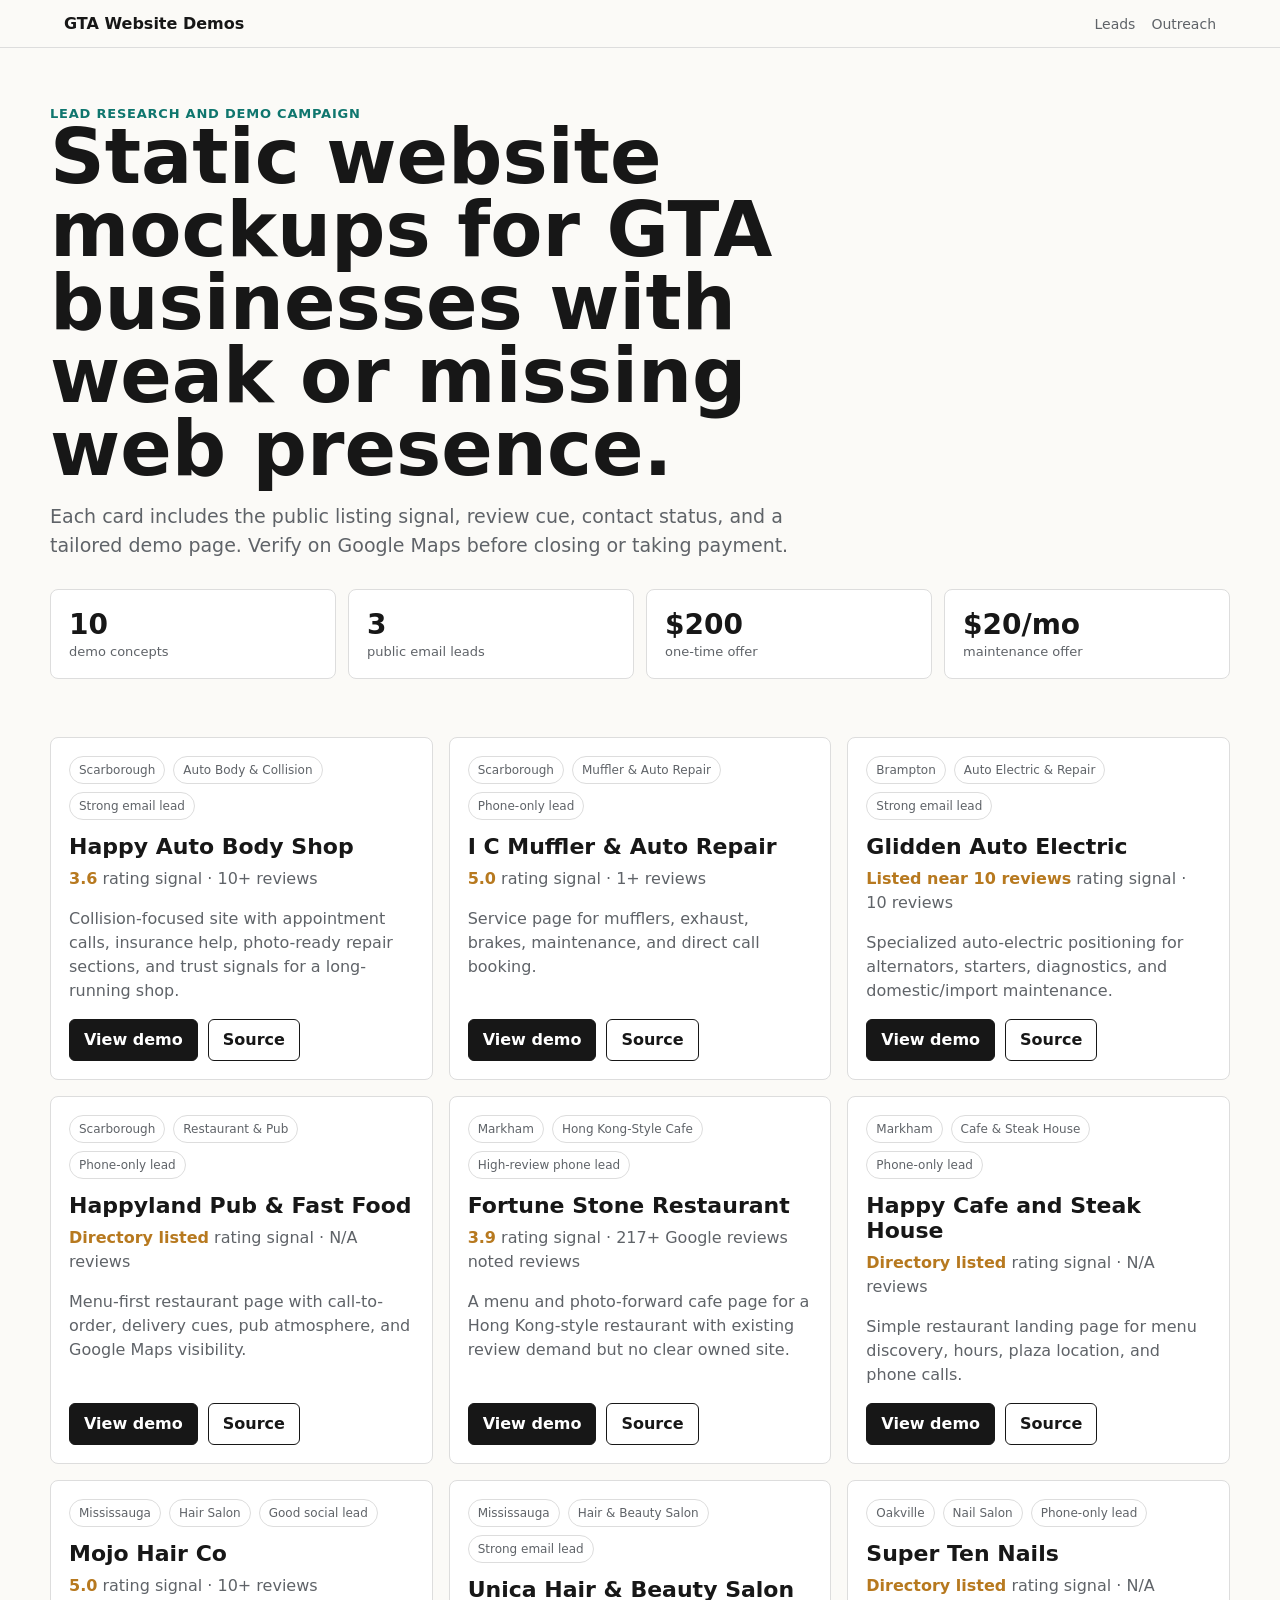
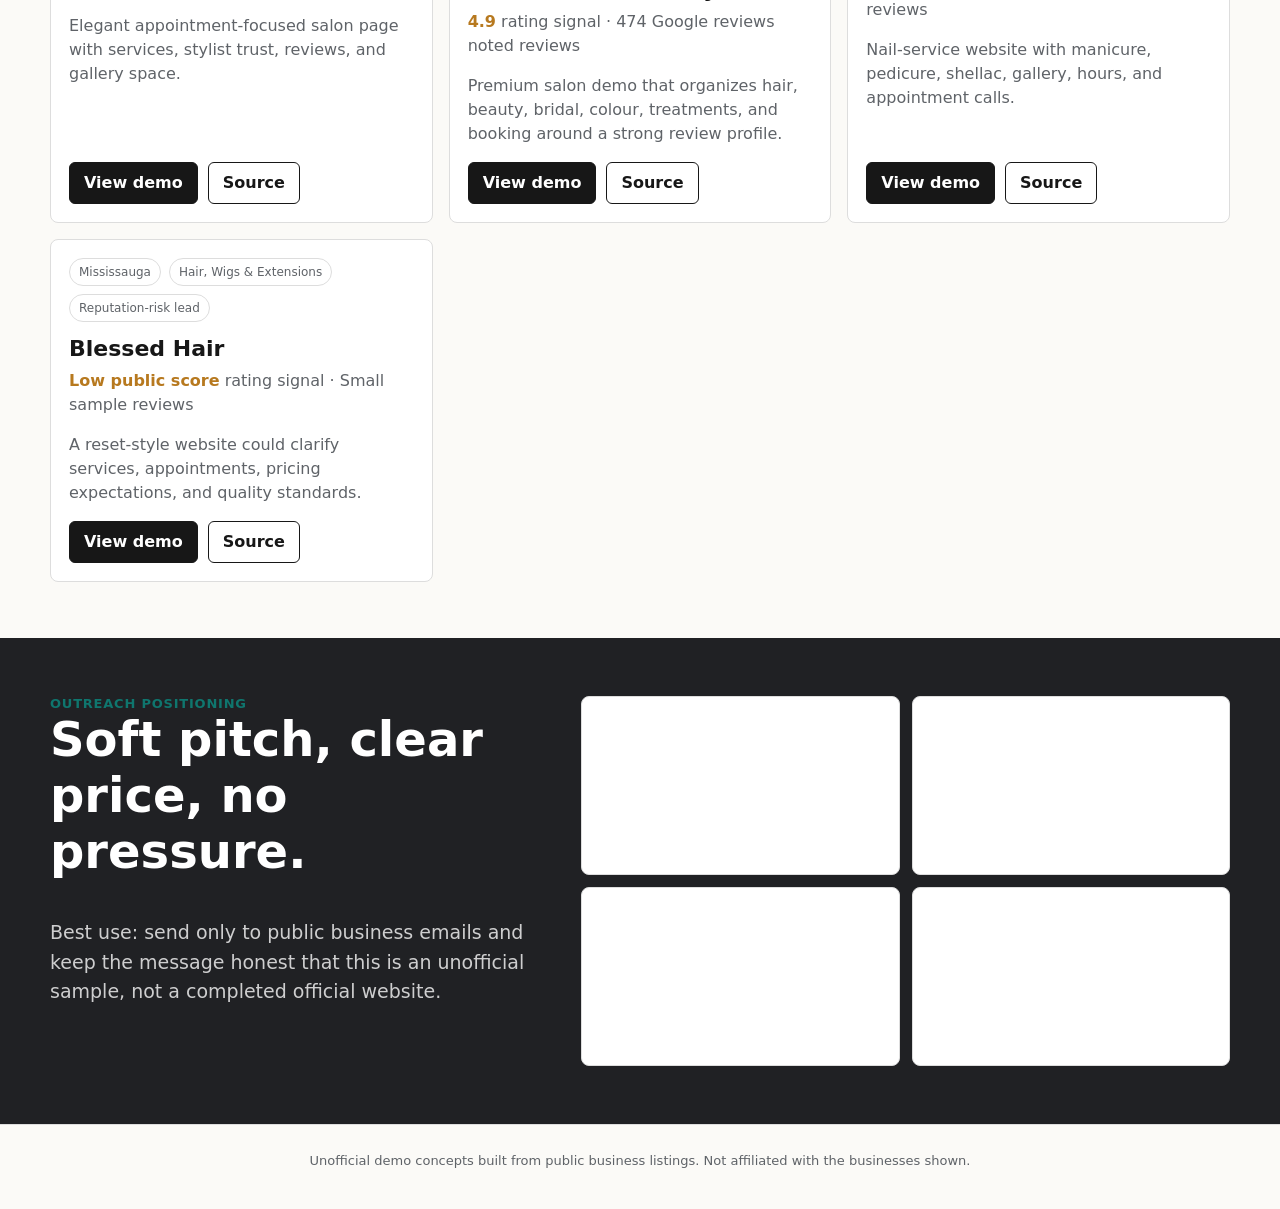
<file: index.html>
<!doctype html>
<html lang="en">
  <head>
    <meta charset="utf-8">
    <meta name="viewport" content="width=device-width, initial-scale=1">
    <title>GTA Local Website Demos</title>
    <meta name="description" content="Unofficial sample website concepts for GTA local businesses.">
    <link rel="stylesheet" href="styles.css">
  </head>
  <body>
    <header class="topbar">
      <a class="brand" href="./">GTA Website Demos</a>
      <nav>
        <a href="./">Leads</a>
        <a href="#outreach">Outreach</a>
      </nav>
    </header>

    <main id="app"></main>

    <footer class="footer">
      <p>Unofficial demo concepts built from public business listings. Not affiliated with the businesses shown.</p>
    </footer>

    <script src="app.js"></script>
  </body>
</html>
</file>
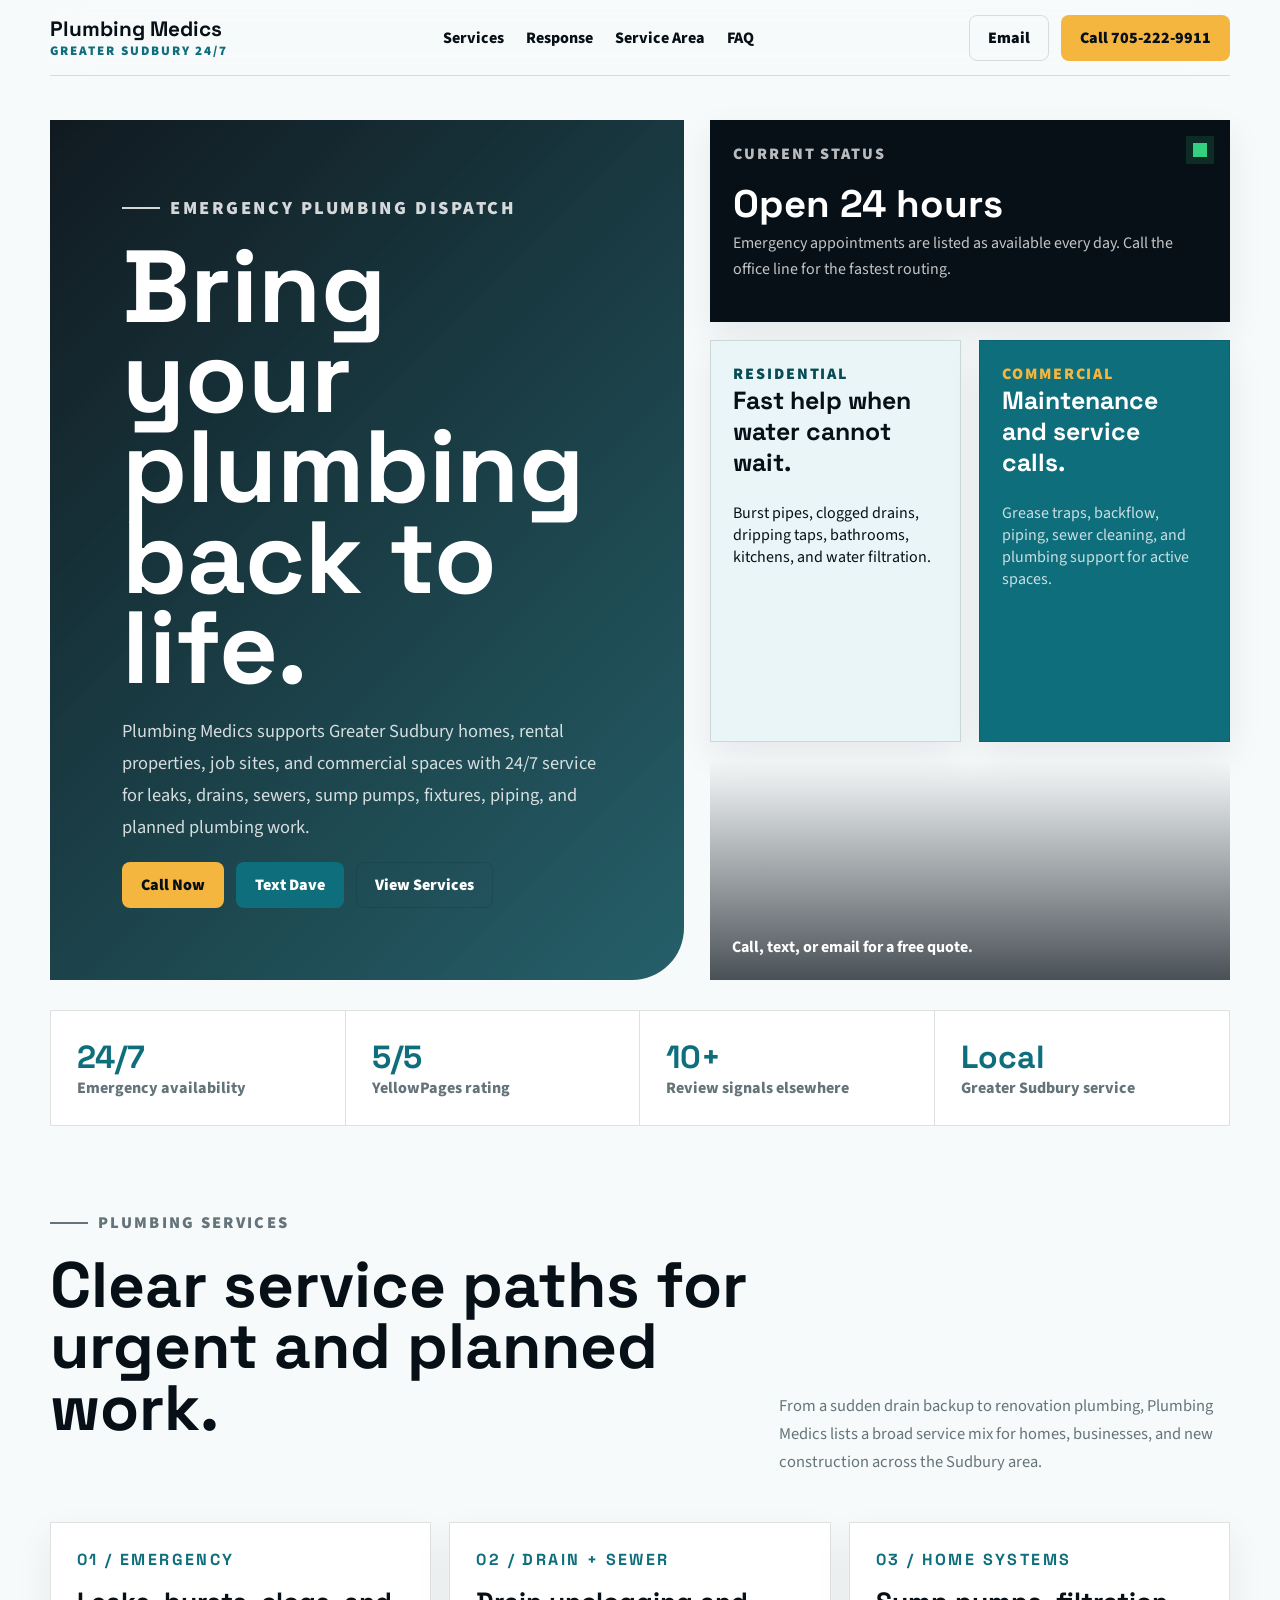
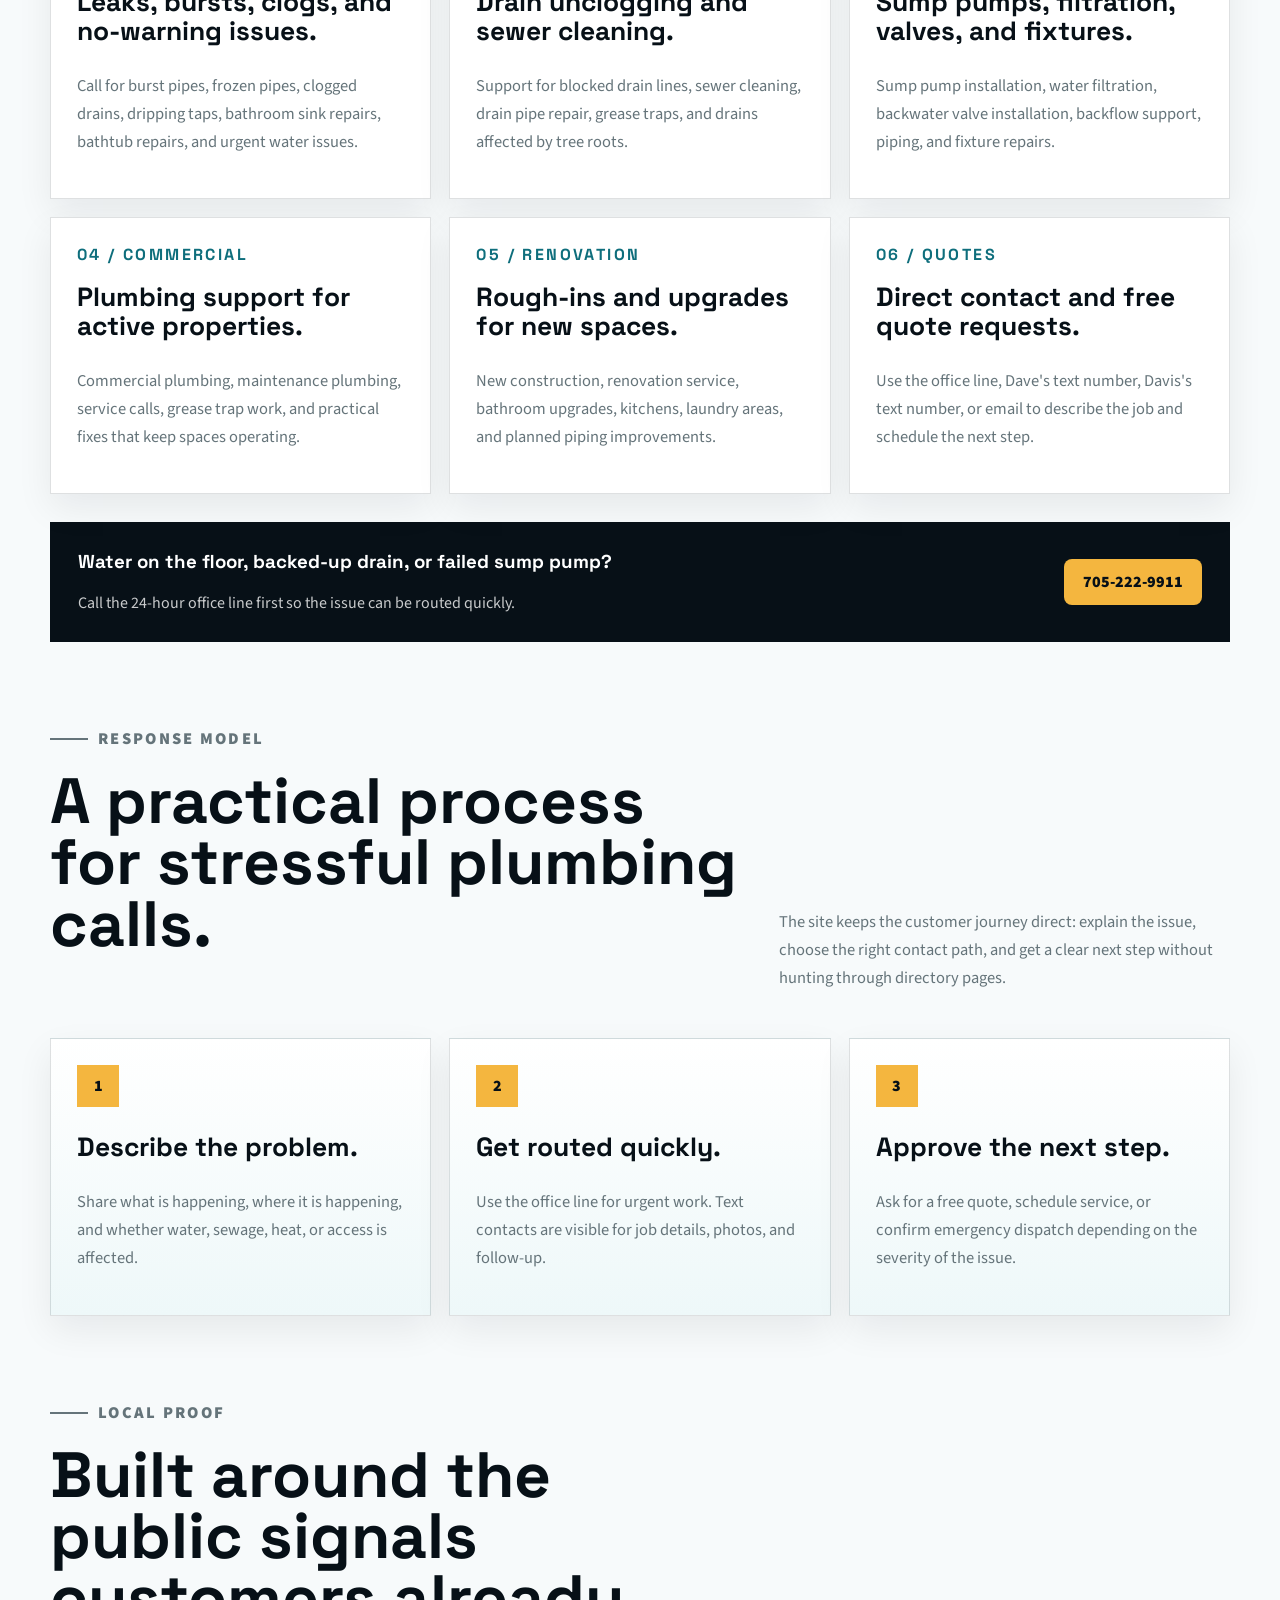
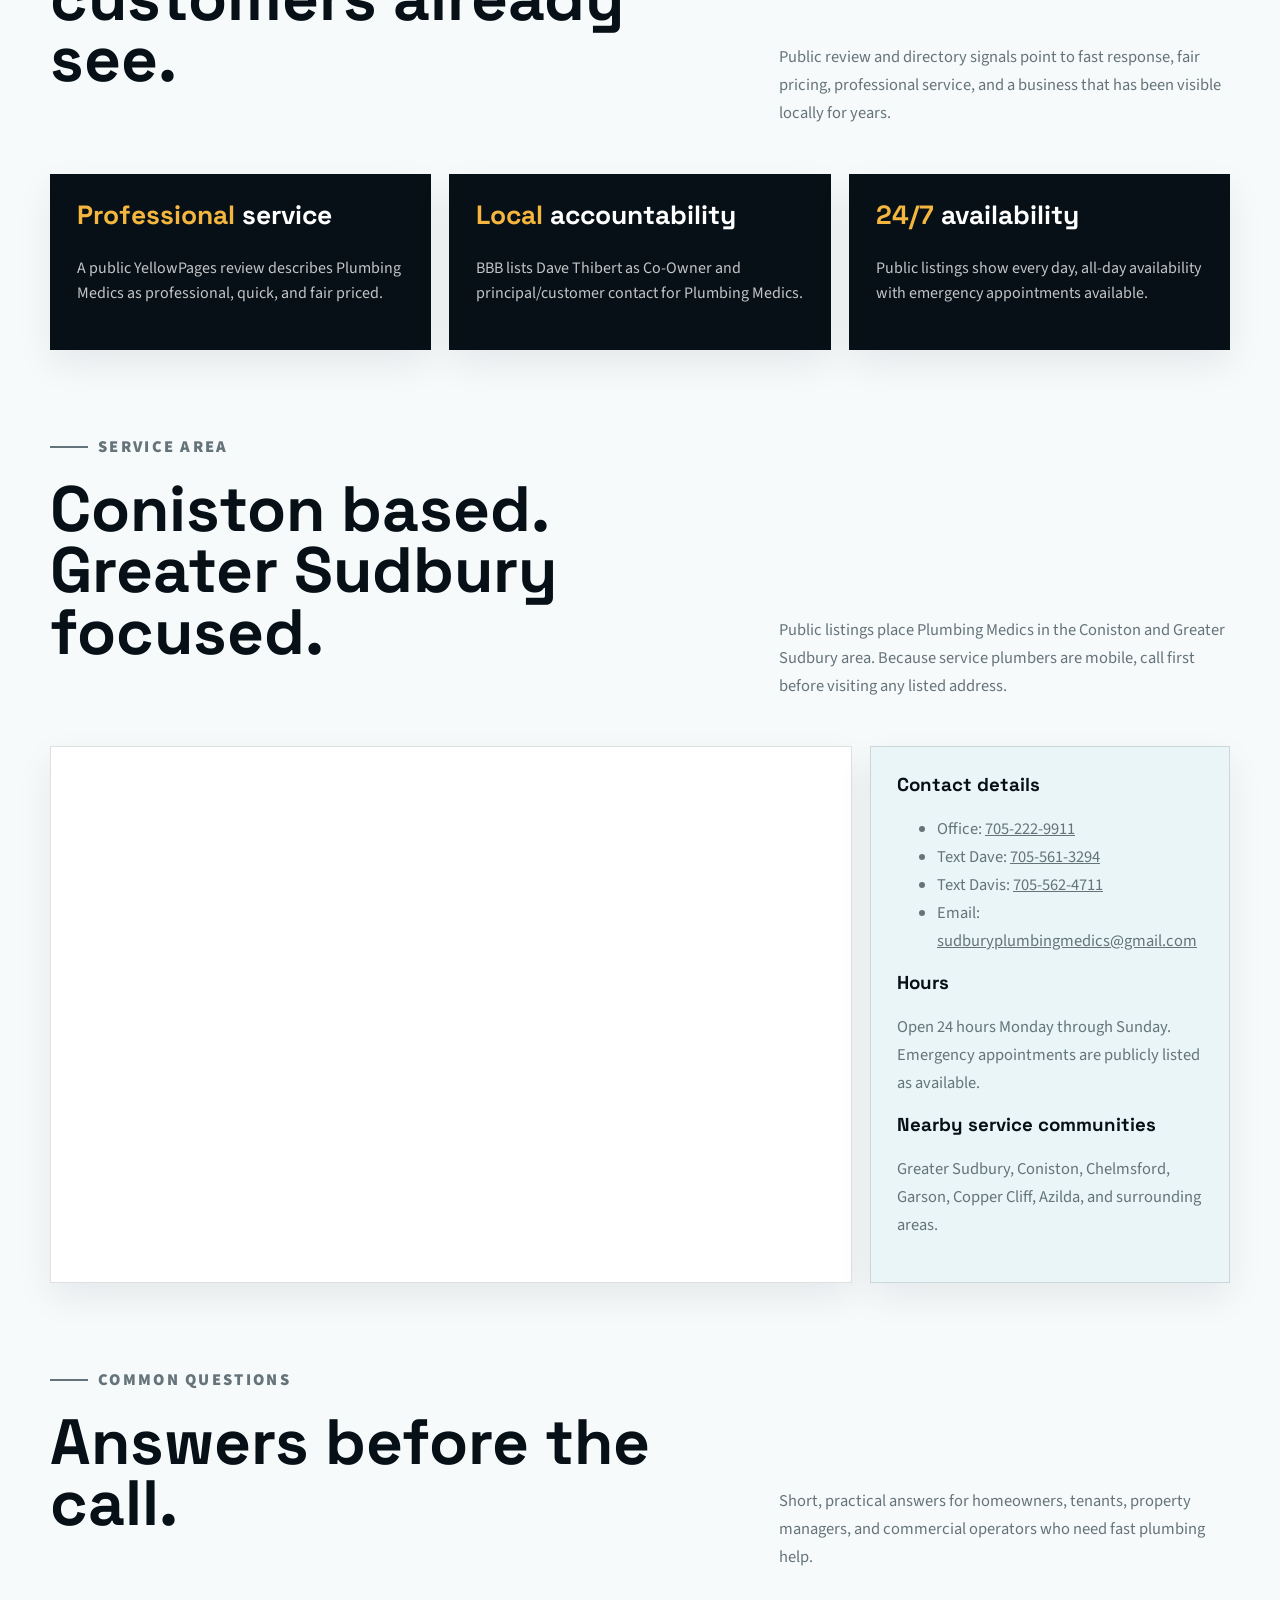
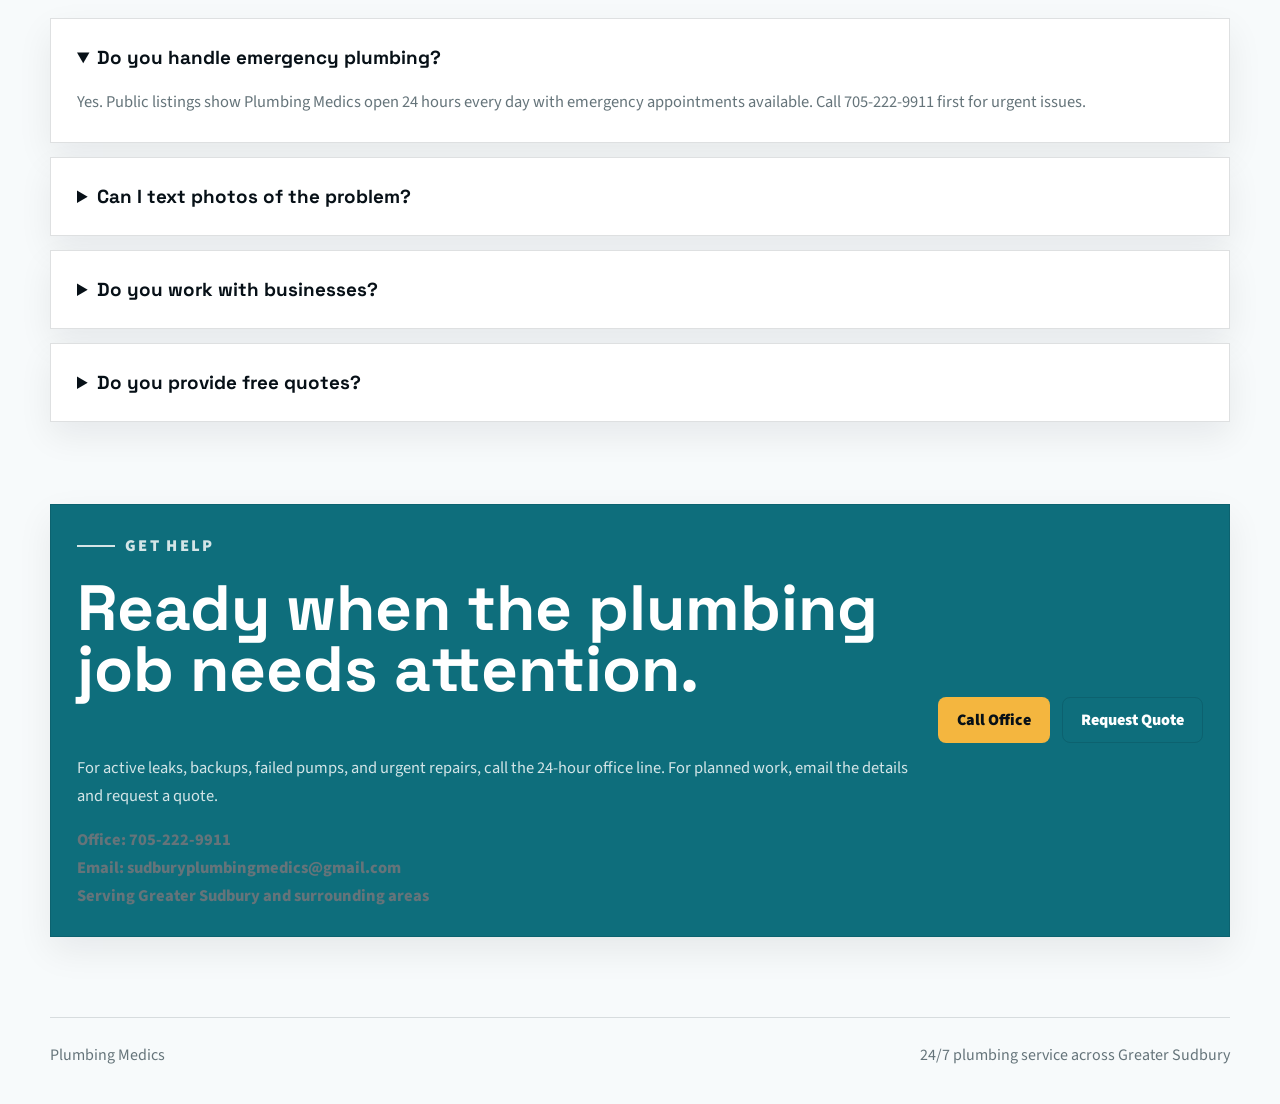
<file: plumbing-medics/index.html>
<!doctype html>
<html lang="en">
<head>
<meta charset="utf-8"><meta name="viewport" content="width=device-width,initial-scale=1">
<title>Plumbing Medics | 24/7 Emergency Plumber in Greater Sudbury</title>
<meta name="description" content="Plumbing Medics provides 24/7 emergency, residential, commercial, drain, sewer, sump pump, water filtration, and renovation plumbing across Greater Sudbury.">
<meta name="theme-color" content="#0E6E7C"><meta property="og:title" content="Plumbing Medics"><meta property="og:description" content="24/7 plumbing response for homes and businesses across Greater Sudbury."><meta property="og:type" content="website"><meta property="og:url" content="https://katpally123.github.io/gta-local-website-demos/plumbing-medics/"><meta property="og:image" content="https://images.unsplash.com/photo-1621905252507-b35492cc74b4?auto=format&fit=crop&w=1400&q=80">
<link rel="preconnect" href="https://fonts.googleapis.com"><link rel="preconnect" href="https://fonts.gstatic.com" crossorigin><link href="https://fonts.googleapis.com/css2?family=Source+Sans+3:wght@400;500;700;800;900&family=Space+Grotesk:wght@500;600;700&display=swap" rel="stylesheet">
<script type="application/ld+json">{"@context":"https://schema.org","@type":"Plumber","name":"Plumbing Medics","alternateName":"Sudbury Plumbing Medics","url":"https://katpally123.github.io/gta-local-website-demos/plumbing-medics/","telephone":"+1-705-222-9911","email":"sudburyplumbingmedics@gmail.com","address":{"@type":"PostalAddress","streetAddress":"53 William Avenue","addressLocality":"Coniston","addressRegion":"ON","postalCode":"P0M 1M0","addressCountry":"CA"},"areaServed":["Greater Sudbury","Coniston","Chelmsford","Garson","Copper Cliff","Azilda"],"openingHours":"Mo-Su 00:00-23:59","priceRange":"$$","description":"Locally owned Greater Sudbury plumbing contractor providing 24/7 emergency, residential, commercial, drain, sewer, sump pump, water filtration, renovation, and maintenance plumbing."}</script>
<style>
:root{--ink:#071017;--soft:#13242c;--teal:#0e6e7c;--teal2:#084b55;--amber:#f4b63f;--mist:#e9f5f6;--paper:#f7fafb;--muted:#65747a;--line:rgba(7,16,23,.13);--white:#fff}*{box-sizing:border-box}html{scroll-behavior:smooth}body{margin:0;background:var(--paper);color:var(--ink);font-family:"Source Sans 3",Arial,sans-serif}a{color:inherit}img{max-width:100%;display:block}.wrap,header,footer{width:min(1180px,calc(100% - 32px));margin:auto}header{position:sticky;top:0;z-index:5;min-height:76px;display:flex;align-items:center;justify-content:space-between;gap:20px;background:rgba(247,250,251,.88);backdrop-filter:blur(16px);border-bottom:1px solid var(--line)}.brand{text-decoration:none;display:grid}.brand strong,h1,h2,h3,.metric strong,.code{font-family:"Space Grotesk",Arial,sans-serif}.brand strong{font-size:1.3rem}.brand span{font-size:.82rem;color:var(--teal);font-weight:900;letter-spacing:.15em;text-transform:uppercase}nav{display:flex;gap:22px;font-weight:800}nav a{text-decoration:none}.actions,.hero-actions,.contact-actions{display:flex;flex-wrap:wrap;gap:12px}.btn{min-height:46px;display:inline-flex;align-items:center;justify-content:center;padding:0 18px;border-radius:8px;border:1px solid transparent;text-decoration:none;font-weight:900}.btn-teal{background:var(--teal);color:#fff}.btn-amber{background:var(--amber);color:var(--ink)}.btn-line{border-color:var(--line);background:transparent}.hero{display:grid;grid-template-columns:minmax(0,1fr) minmax(360px,.82fr);gap:26px;padding:44px 0 20px}.hero-copy{position:relative;overflow:hidden;min-height:650px;padding:clamp(34px,6vw,72px);background:linear-gradient(135deg,rgba(7,16,23,.96),rgba(8,75,85,.88)),url('https://images.unsplash.com/photo-1621905252507-b35492cc74b4?auto=format&fit=crop&w=1500&q=80') center/cover;color:#fff;border-radius:0 0 52px 0}.eyebrow{display:inline-flex;gap:10px;align-items:center;margin:0 0 18px;color:var(--amber);font-weight:900;font-size:.86rem;letter-spacing:.14em;text-transform:uppercase}.eyebrow:before{content:"";width:38px;height:2px;background:currentColor}h1,h2,h3,p{margin-top:0}h1{max-width:11ch;margin-bottom:22px;font-size:clamp(3.6rem,8vw,7.4rem);line-height:.88}h2{font-size:clamp(2.25rem,5vw,4.8rem);line-height:.96}.hero-copy p{max-width:58ch;color:rgba(255,255,255,.82);font-size:1.15rem;line-height:1.75}.dispatch{display:grid;grid-template-rows:auto 1fr auto;gap:18px;min-height:650px}.card,.status,.quick,.service,.process,.proof,.map,.hours,.faq,.contact{border:1px solid var(--line);background:#fff;box-shadow:0 14px 34px rgba(7,16,23,.07)}.status{padding:22px;background:var(--ink);color:#fff}.status-top{display:flex;justify-content:space-between;color:rgba(255,255,255,.72);font-weight:900;letter-spacing:.12em;text-transform:uppercase}.light{width:14px;height:14px;background:#35d07f;box-shadow:0 0 0 7px rgba(53,208,127,.14)}.status strong{display:block;margin:20px 0 8px;font:700 2.4rem/1 "Space Grotesk"}.status p,.proof p{color:rgba(255,255,255,.76);line-height:1.6}.quick-grid{display:grid;grid-template-columns:1fr 1fr;gap:18px}.quick{padding:22px;min-height:210px;background:var(--mist)}.quick.dark{background:var(--teal);color:#fff}.quick.dark p{color:rgba(255,255,255,.78)}.quick span{color:var(--teal2);font-weight:900;letter-spacing:.12em;text-transform:uppercase}.quick.dark span{color:var(--amber)}.quick h3{font-size:1.55rem}.photo{min-height:220px;background:linear-gradient(180deg,rgba(7,16,23,0),rgba(7,16,23,.72)),url('https://images.unsplash.com/photo-1607472586893-edb57bdc0e39?auto=format&fit=crop&w=1200&q=80') center/cover;display:flex;align-items:end;padding:22px;color:#fff}.metrics{display:grid;grid-template-columns:repeat(4,1fr);border:1px solid var(--line);background:#fff;margin-top:10px}.metric{padding:26px;border-right:1px solid var(--line)}.metric:last-child{border-right:0}.metric strong{display:block;color:var(--teal);font-size:2rem}.metric span{color:var(--muted);font-weight:800}.section{padding:82px 0 0}.heading{display:grid;grid-template-columns:minmax(0,.85fr) minmax(280px,.55fr);gap:32px;align-items:end;margin-bottom:30px}.heading p,.service p,.process p,.faq p,.contact p,.hours p,li{color:var(--muted);font-size:1.03rem;line-height:1.7}.grid3{display:grid;grid-template-columns:repeat(3,1fr);gap:18px}.service,.process,.proof,.faq,.contact{padding:26px}.code{display:inline-flex;margin-bottom:18px;color:var(--teal);font-weight:900;letter-spacing:.15em}.service h3,.process h3,.proof h3{font-size:1.65rem;line-height:1.08}.band{display:grid;grid-template-columns:1fr auto;gap:24px;align-items:center;margin-top:28px;padding:28px;background:var(--ink);color:#fff}.band p{margin:0;color:rgba(255,255,255,.78)}.step{display:inline-grid;place-items:center;width:42px;height:42px;margin-bottom:26px;background:var(--amber);font-weight:900}.process{min-height:250px;background:linear-gradient(180deg,#fff,#eef8f9)}.proof{background:var(--ink);color:#fff}.proof strong{color:var(--amber)}.area{display:grid;grid-template-columns:minmax(0,1fr) 360px;gap:18px}.map{overflow:hidden}.map iframe{display:block;width:100%;min-height:430px;border:0}.hours{padding:26px;background:var(--mist)}.faqs{display:grid;gap:14px}.faq summary{cursor:pointer;font:800 1.18rem "Space Grotesk",Arial,sans-serif}.faq p{margin:18px 0 0}.contact{display:grid;grid-template-columns:minmax(0,1fr) auto;gap:24px;align-items:center;margin-bottom:80px;background:var(--teal);color:#fff}.contact p{color:rgba(255,255,255,.82)}.contact ul{list-style:none;padding:0;margin:0;color:rgba(255,255,255,.86);font-weight:800}footer{display:flex;justify-content:space-between;gap:20px;padding:26px 0 38px;color:var(--muted);border-top:1px solid var(--line)}@media(max-width:960px){header{align-items:flex-start;flex-direction:column;padding:14px 0}.hero,.heading,.area,.contact{grid-template-columns:1fr}.hero-copy,.dispatch{min-height:auto}.metrics,.grid3{grid-template-columns:repeat(2,1fr)}nav{flex-wrap:wrap}}@media(max-width:640px){.wrap,header,footer{width:min(100% - 24px,1180px)}.actions,.hero-actions,.contact-actions,footer{flex-direction:column;align-items:stretch}.btn{width:100%}h1{font-size:clamp(3.2rem,16vw,4.6rem)}.hero-copy{padding:28px;border-radius:0 0 32px 0}.quick-grid,.metrics,.grid3{grid-template-columns:1fr}.metric{border-right:0;border-bottom:1px solid var(--line)}.metric:last-child{border-bottom:0}}
</style>
</head>
<body id="top"><header><a class="brand" href="#top"><strong>Plumbing Medics</strong><span>Greater Sudbury 24/7</span></a><nav><a href="#services">Services</a><a href="#process">Response</a><a href="#area">Service Area</a><a href="#faq">FAQ</a></nav><div class="actions"><a class="btn btn-line" href="mailto:sudburyplumbingmedics@gmail.com">Email</a><a class="btn btn-amber" href="tel:+17052229911">Call 705-222-9911</a></div></header>
<main><section class="hero wrap"><div class="hero-copy"><p class="eyebrow">Emergency plumbing dispatch</p><h1>Bring your plumbing back to life.</h1><p>Plumbing Medics supports Greater Sudbury homes, rental properties, job sites, and commercial spaces with 24/7 service for leaks, drains, sewers, sump pumps, fixtures, piping, and planned plumbing work.</p><div class="hero-actions"><a class="btn btn-amber" href="tel:+17052229911">Call Now</a><a class="btn btn-teal" href="sms:+17055613294">Text Dave</a><a class="btn btn-line" href="#services">View Services</a></div></div><aside class="dispatch"><div class="status"><div class="status-top"><span>Current status</span><span class="light"></span></div><strong>Open 24 hours</strong><p>Emergency appointments are listed as available every day. Call the office line for the fastest routing.</p></div><div class="quick-grid"><div class="quick"><span>Residential</span><h3>Fast help when water cannot wait.</h3><p>Burst pipes, clogged drains, dripping taps, bathrooms, kitchens, and water filtration.</p></div><div class="quick dark"><span>Commercial</span><h3>Maintenance and service calls.</h3><p>Grease traps, backflow, piping, sewer cleaning, and plumbing support for active spaces.</p></div></div><div class="photo"><strong>Call, text, or email for a free quote.</strong></div></aside></section>
<section class="metrics wrap"><div class="metric"><strong>24/7</strong><span>Emergency availability</span></div><div class="metric"><strong>5/5</strong><span>YellowPages rating</span></div><div class="metric"><strong>10+</strong><span>Review signals elsewhere</span></div><div class="metric"><strong>Local</strong><span>Greater Sudbury service</span></div></section>
<section class="section wrap" id="services"><div class="heading"><div><p class="eyebrow">Plumbing services</p><h2>Clear service paths for urgent and planned work.</h2></div><p>From a sudden drain backup to renovation plumbing, Plumbing Medics lists a broad service mix for homes, businesses, and new construction across the Sudbury area.</p></div><div class="grid3"><article class="service"><span class="code">01 / EMERGENCY</span><h3>Leaks, bursts, clogs, and no-warning issues.</h3><p>Call for burst pipes, frozen pipes, clogged drains, dripping taps, bathroom sink repairs, bathtub repairs, and urgent water issues.</p></article><article class="service"><span class="code">02 / DRAIN + SEWER</span><h3>Drain unclogging and sewer cleaning.</h3><p>Support for blocked drain lines, sewer cleaning, drain pipe repair, grease traps, and drains affected by tree roots.</p></article><article class="service"><span class="code">03 / HOME SYSTEMS</span><h3>Sump pumps, filtration, valves, and fixtures.</h3><p>Sump pump installation, water filtration, backwater valve installation, backflow support, piping, and fixture repairs.</p></article><article class="service"><span class="code">04 / COMMERCIAL</span><h3>Plumbing support for active properties.</h3><p>Commercial plumbing, maintenance plumbing, service calls, grease trap work, and practical fixes that keep spaces operating.</p></article><article class="service"><span class="code">05 / RENOVATION</span><h3>Rough-ins and upgrades for new spaces.</h3><p>New construction, renovation service, bathroom upgrades, kitchens, laundry areas, and planned piping improvements.</p></article><article class="service"><span class="code">06 / QUOTES</span><h3>Direct contact and free quote requests.</h3><p>Use the office line, Dave's text number, Davis's text number, or email to describe the job and schedule the next step.</p></article></div><div class="band"><div><h3>Water on the floor, backed-up drain, or failed sump pump?</h3><p>Call the 24-hour office line first so the issue can be routed quickly.</p></div><a class="btn btn-amber" href="tel:+17052229911">705-222-9911</a></div></section>
<section class="section wrap" id="process"><div class="heading"><div><p class="eyebrow">Response model</p><h2>A practical process for stressful plumbing calls.</h2></div><p>The site keeps the customer journey direct: explain the issue, choose the right contact path, and get a clear next step without hunting through directory pages.</p></div><div class="grid3"><article class="process"><span class="step">1</span><h3>Describe the problem.</h3><p>Share what is happening, where it is happening, and whether water, sewage, heat, or access is affected.</p></article><article class="process"><span class="step">2</span><h3>Get routed quickly.</h3><p>Use the office line for urgent work. Text contacts are visible for job details, photos, and follow-up.</p></article><article class="process"><span class="step">3</span><h3>Approve the next step.</h3><p>Ask for a free quote, schedule service, or confirm emergency dispatch depending on the severity of the issue.</p></article></div></section>
<section class="section wrap"><div class="heading"><div><p class="eyebrow">Local proof</p><h2>Built around the public signals customers already see.</h2></div><p>Public review and directory signals point to fast response, fair pricing, professional service, and a business that has been visible locally for years.</p></div><div class="grid3"><article class="proof"><h3><strong>Professional</strong> service</h3><p>A public YellowPages review describes Plumbing Medics as professional, quick, and fair priced.</p></article><article class="proof"><h3><strong>Local</strong> accountability</h3><p>BBB lists Dave Thibert as Co-Owner and principal/customer contact for Plumbing Medics.</p></article><article class="proof"><h3><strong>24/7</strong> availability</h3><p>Public listings show every day, all-day availability with emergency appointments available.</p></article></div></section>
<section class="section wrap" id="area"><div class="heading"><div><p class="eyebrow">Service area</p><h2>Coniston based. Greater Sudbury focused.</h2></div><p>Public listings place Plumbing Medics in the Coniston and Greater Sudbury area. Because service plumbers are mobile, call first before visiting any listed address.</p></div><div class="area"><div class="map"><iframe title="Map to Plumbing Medics in Coniston, Ontario" loading="lazy" referrerpolicy="no-referrer-when-downgrade" src="https://www.google.com/maps?q=53%20William%20Avenue%2C%20Coniston%2C%20ON%20P0M%201M0&output=embed"></iframe></div><aside class="hours"><h3>Contact details</h3><ul><li>Office: <a href="tel:+17052229911">705-222-9911</a></li><li>Text Dave: <a href="sms:+17055613294">705-561-3294</a></li><li>Text Davis: <a href="sms:+17055624711">705-562-4711</a></li><li>Email: <a href="mailto:sudburyplumbingmedics@gmail.com">sudburyplumbingmedics@gmail.com</a></li></ul><h3>Hours</h3><p>Open 24 hours Monday through Sunday. Emergency appointments are publicly listed as available.</p><h3>Nearby service communities</h3><p>Greater Sudbury, Coniston, Chelmsford, Garson, Copper Cliff, Azilda, and surrounding areas.</p></aside></div></section>
<section class="section wrap" id="faq"><div class="heading"><div><p class="eyebrow">Common questions</p><h2>Answers before the call.</h2></div><p>Short, practical answers for homeowners, tenants, property managers, and commercial operators who need fast plumbing help.</p></div><div class="faqs"><details class="faq" open><summary>Do you handle emergency plumbing?</summary><p>Yes. Public listings show Plumbing Medics open 24 hours every day with emergency appointments available. Call 705-222-9911 first for urgent issues.</p></details><details class="faq"><summary>Can I text photos of the problem?</summary><p>Public listings include text contacts for Dave and Davis. Sending photos can help explain a leak, fixture, drain, or access issue before scheduling.</p></details><details class="faq"><summary>Do you work with businesses?</summary><p>Yes. Commercial plumbing, maintenance plumbing, sewer cleaning, grease traps, backflow, and piping are listed public services.</p></details><details class="faq"><summary>Do you provide free quotes?</summary><p>Yes. Public listings mention free quotes. Use the office phone or email to describe the scope and request next steps.</p></details></div></section>
<section class="section wrap"><div class="contact"><div><p class="eyebrow">Get help</p><h2>Ready when the plumbing job needs attention.</h2><p>For active leaks, backups, failed pumps, and urgent repairs, call the 24-hour office line. For planned work, email the details and request a quote.</p><ul><li>Office: 705-222-9911</li><li>Email: sudburyplumbingmedics@gmail.com</li><li>Serving Greater Sudbury and surrounding areas</li></ul></div><div class="contact-actions"><a class="btn btn-amber" href="tel:+17052229911">Call Office</a><a class="btn btn-line" href="mailto:sudburyplumbingmedics@gmail.com">Request Quote</a></div></div></section></main><footer><span>Plumbing Medics</span><span>24/7 plumbing service across Greater Sudbury</span></footer></body></html>
</file>
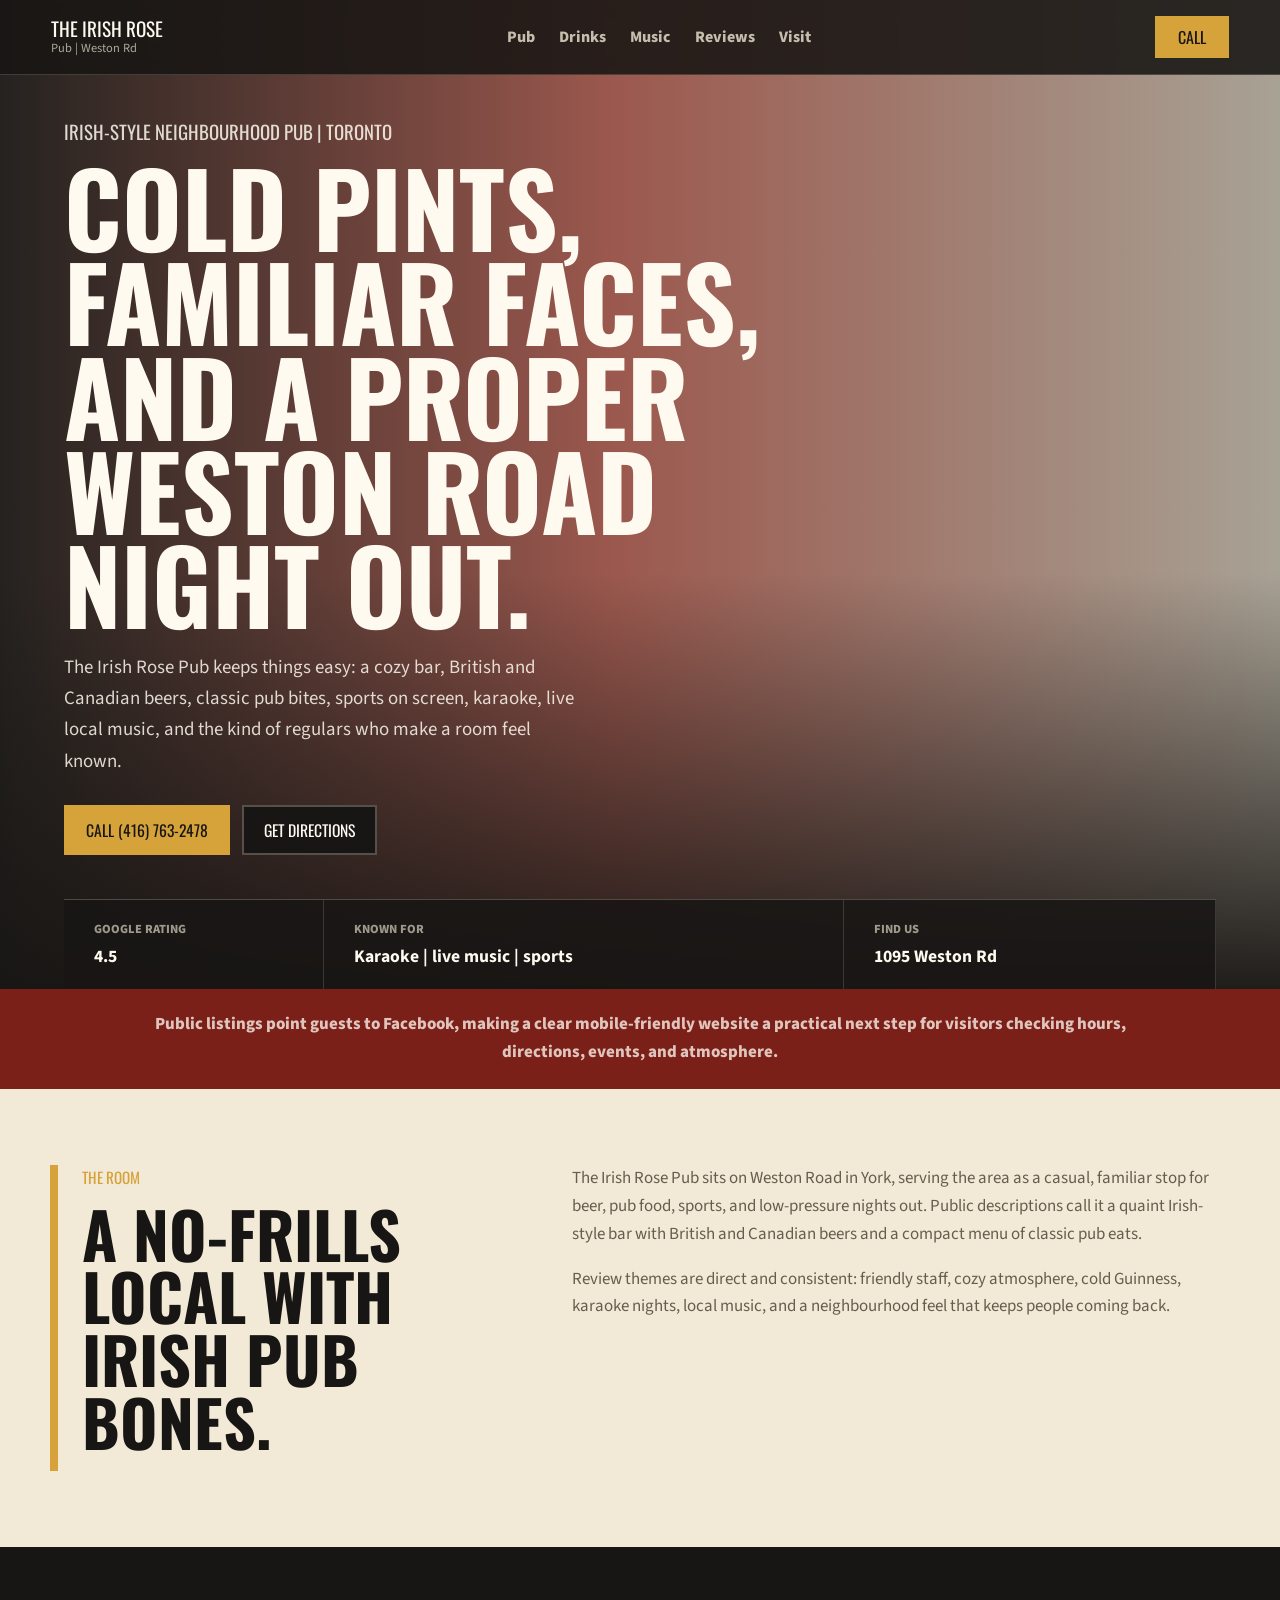
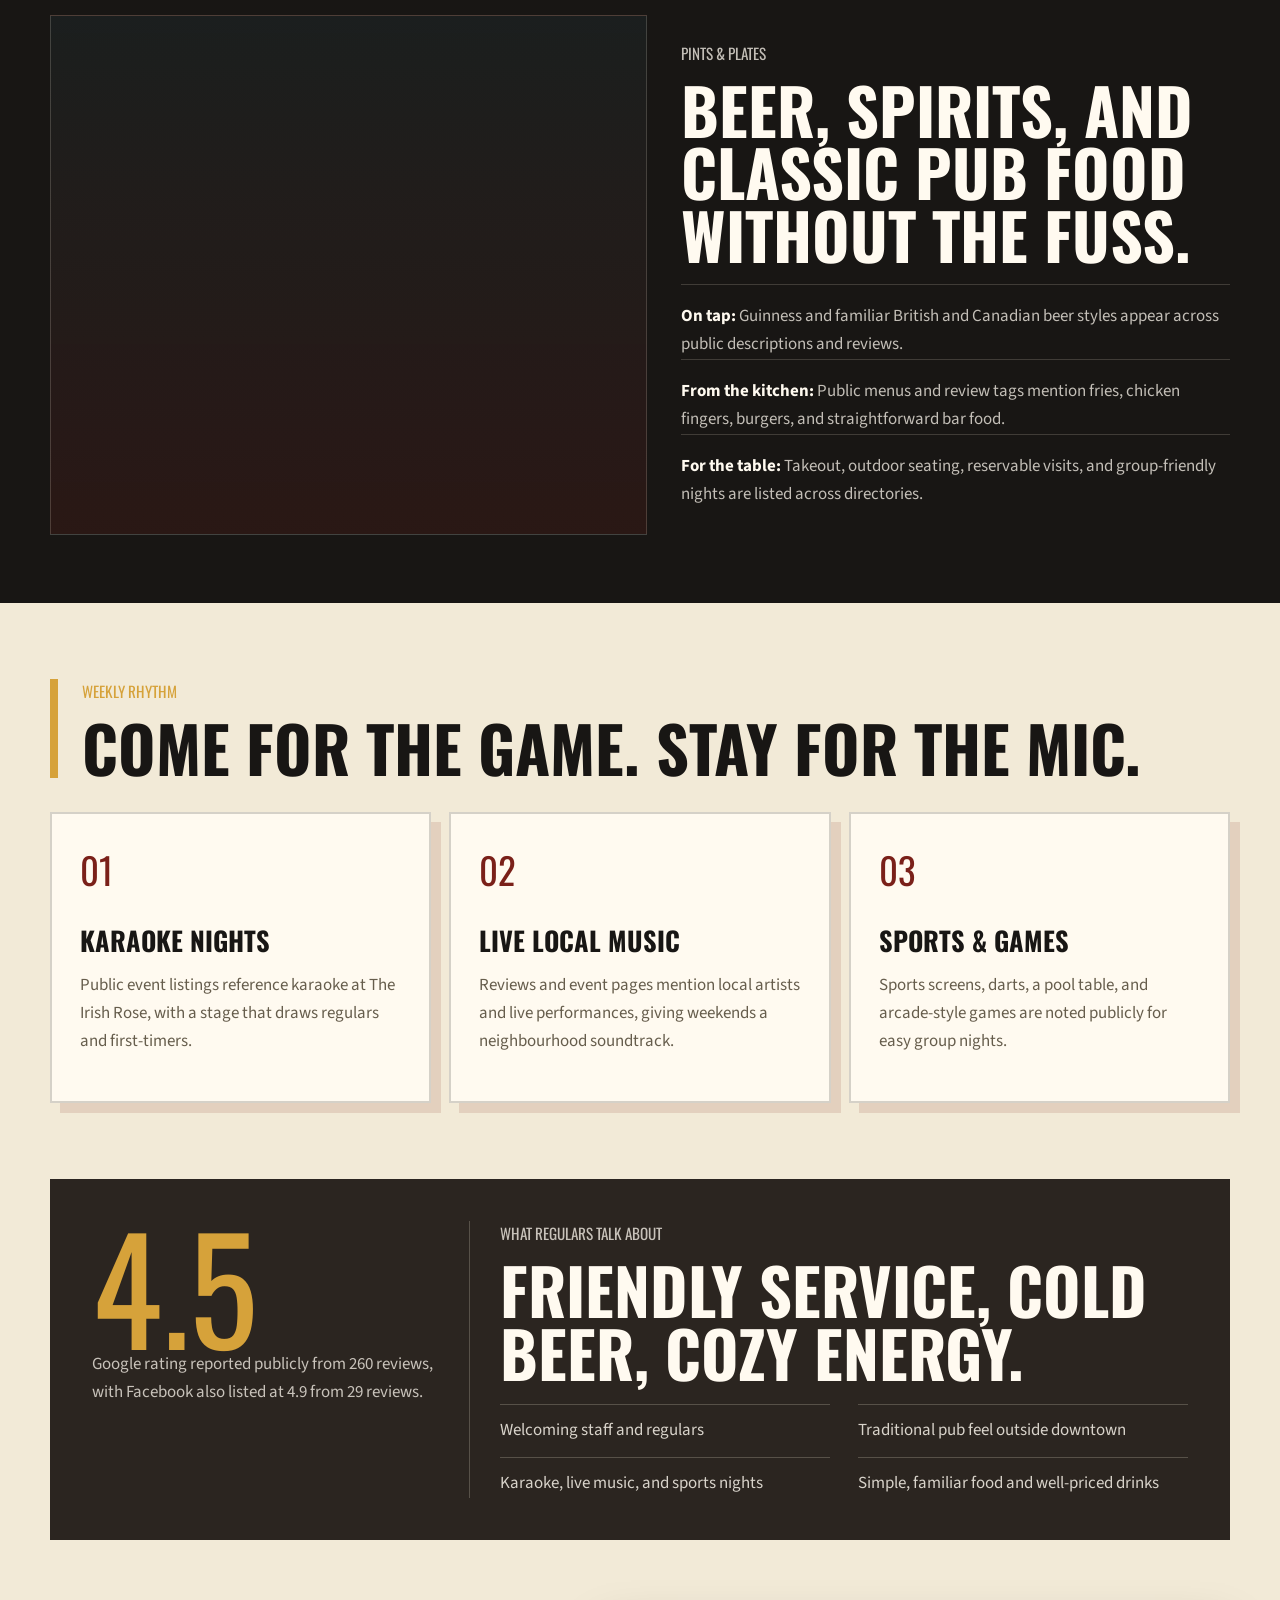
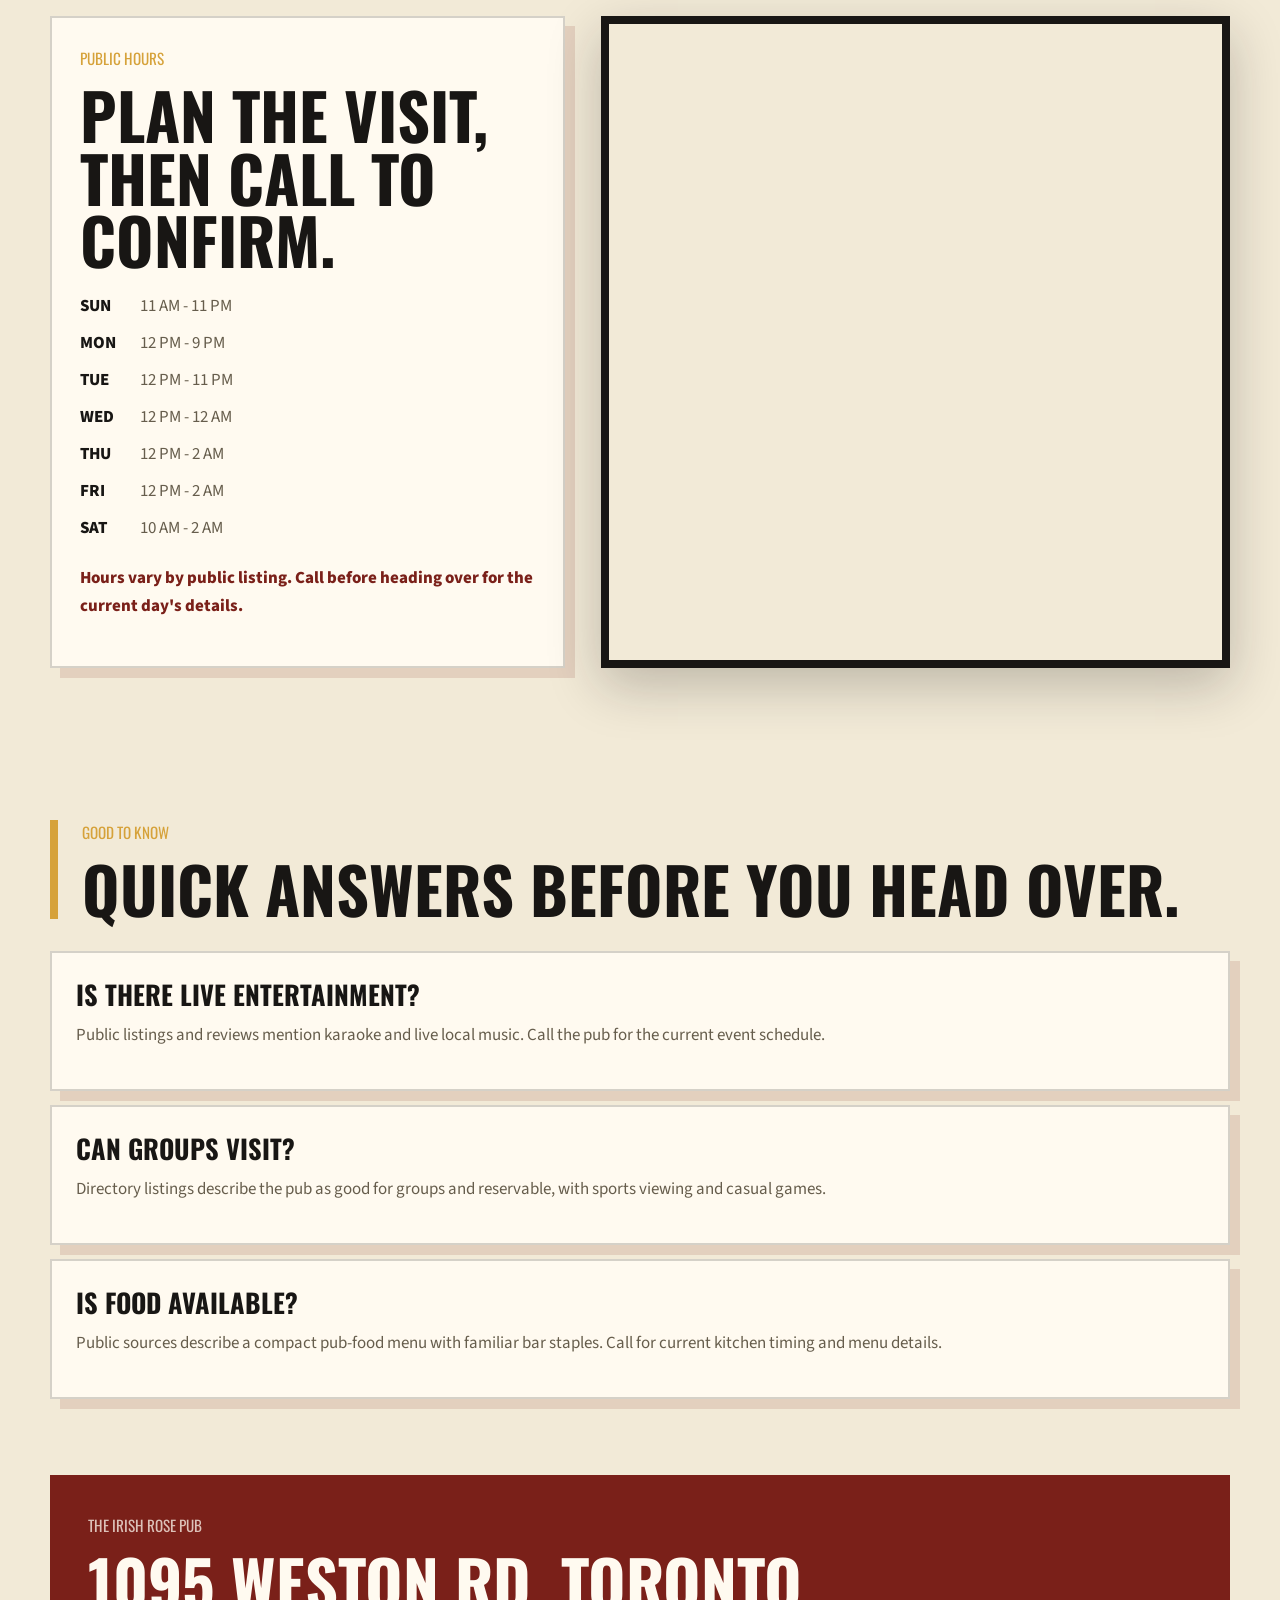
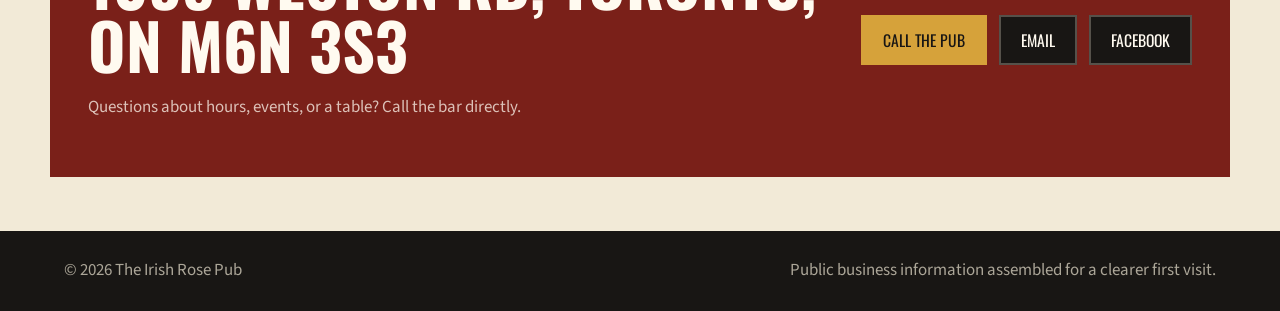
<file: the-irish-rose-pub/index.html>
<!doctype html>
<html lang="en">
<head>
  <meta charset="utf-8">
  <meta name="viewport" content="width=device-width, initial-scale=1">
  <title>The Irish Rose Pub | Weston Road Neighbourhood Pub in Toronto</title>
  <meta name="description" content="The Irish Rose Pub on Weston Road in Toronto serves a cozy neighbourhood pub atmosphere with Irish-style charm, cold beer, karaoke, live music, sports, and classic pub food.">
  <meta name="theme-color" content="#7a2019">
  <meta property="og:title" content="The Irish Rose Pub">
  <meta property="og:description" content="A cozy Weston Road neighbourhood pub for Guinness, karaoke, live music, sports, and familiar faces.">
  <meta property="og:type" content="website">
  <meta property="og:image" content="https://images.unsplash.com/photo-1759430713335-e5f8617cd742?auto=format&fit=crop&fm=jpg&ixlib=rb-4.1.0&q=80&w=1600">
  <link rel="preconnect" href="https://fonts.googleapis.com">
  <link rel="preconnect" href="https://fonts.gstatic.com" crossorigin>
  <link href="https://fonts.googleapis.com/css2?family=Oswald:wght@500;600;700&family=Source+Sans+3:wght@400;500;700;800&display=swap" rel="stylesheet">
  <script type="application/ld+json">{"@context":"https://schema.org","@type":"BarOrPub","name":"The Irish Rose Pub","telephone":"+1-416-763-2478","email":"theirishrosepub@gmail.com","priceRange":"$$","servesCuisine":["Irish","Bar Food","Burgers"],"address":{"@type":"PostalAddress","streetAddress":"1095 Weston Rd","addressLocality":"Toronto","addressRegion":"ON","postalCode":"M6N 3S3","addressCountry":"CA"},"sameAs":["https://www.facebook.com/Theirishrosepub/"],"aggregateRating":{"@type":"AggregateRating","ratingValue":"4.5","reviewCount":"260"}}</script>
  <style>
    :root{--red:#7a2019;--ink:#181614;--peat:#2b2520;--gold:#d6a23a;--cream:#f2ead7;--paper:#fffaf0;--muted:#665d4c;--line:rgba(24,22,20,.18);--cool:#315f68}*{box-sizing:border-box}html{scroll-behavior:smooth}body{margin:0;background:var(--cream);color:var(--ink);font-family:"Source Sans 3",Arial,sans-serif}a{color:inherit}h1,h2,h3,.kicker,.btn,.brand-main{font-family:Oswald,Impact,sans-serif;text-transform:uppercase;letter-spacing:0}h1,h2,h3,p{margin-top:0}.header{position:fixed;z-index:10;top:0;left:0;width:100%;display:grid;grid-template-columns:auto 1fr auto;align-items:center;gap:26px;padding:16px clamp(18px,4vw,56px);background:rgba(24,22,20,.88);border-bottom:1px solid rgba(242,234,215,.18);color:var(--paper);backdrop-filter:blur(14px)}.brand{text-decoration:none;display:grid;line-height:1}.brand-main{font-size:1.2rem}.brand-sub{margin-top:4px;color:rgba(242,234,215,.68);font-size:.78rem}.nav{display:flex;justify-content:center;gap:24px}.nav a{text-decoration:none;color:rgba(242,234,215,.78);font-weight:800}.call{display:inline-grid;place-items:center;min-height:42px;min-width:74px;background:var(--gold);color:var(--ink);text-decoration:none;font-family:Oswald;text-transform:uppercase}.hero{position:relative;min-height:92vh;display:grid;align-items:end;padding:116px clamp(18px,5vw,72px) 0;background:linear-gradient(90deg,rgba(24,22,20,.94),rgba(122,32,25,.72) 48%,rgba(24,22,20,.34)),url("https://images.unsplash.com/photo-1759430713335-e5f8617cd742?auto=format&fit=crop&fm=jpg&ixlib=rb-4.1.0&q=80&w=1800") center/cover;color:var(--paper)}.hero:after{content:"";position:absolute;inset:auto 0 0;height:42%;background:linear-gradient(0deg,rgba(24,22,20,.95),transparent)}.hero-content{position:relative;z-index:1;width:min(760px,100%);padding-bottom:44px}.kicker{margin:0 0 12px;color:var(--gold);font-size:.95rem}h1{max-width:13ch;margin-bottom:22px;font-size:clamp(3.7rem,8vw,7.6rem);line-height:.92}h2{margin-bottom:18px;font-size:clamp(2.4rem,5vw,4.8rem);line-height:.98}h3{margin-bottom:12px;font-size:1.65rem}p,li,dt,dd{color:var(--muted);font-size:1.06rem;line-height:1.65}.hero p{color:rgba(255,250,240,.84);max-width:58ch;font-size:1.18rem}.actions{display:flex;flex-wrap:wrap;gap:12px;margin-top:28px}.btn{display:inline-grid;place-items:center;min-height:50px;padding:0 20px;border:2px solid transparent;text-decoration:none;font-size:.98rem}.gold{background:var(--gold);color:var(--ink)}.dark{background:var(--ink);color:var(--paper);border-color:rgba(242,234,215,.28)}.rail{position:relative;z-index:1;display:grid;grid-template-columns:.7fr 1.4fr 1fr;border-top:1px solid rgba(242,234,215,.24);background:rgba(24,22,20,.86)}.rail article{padding:20px clamp(16px,3vw,30px);border-right:1px solid rgba(242,234,215,.16)}.rail span{display:block;margin-bottom:6px;color:rgba(242,234,215,.62);font-size:.78rem;font-weight:800;text-transform:uppercase}.rail strong{color:var(--paper);font-size:1.1rem}.proof{padding:22px clamp(18px,5vw,72px);background:var(--red)}.proof p{max-width:980px;margin:0 auto;color:rgba(255,250,240,.76);font-weight:800;text-align:center}.section,.review,.contact{width:min(1180px,calc(100% - 36px));margin:0 auto}.section{padding:76px 0}.grid{display:grid;grid-template-columns:.84fr 1.16fr;gap:46px;align-items:start}.lead{border-left:8px solid var(--gold);padding-left:24px}.feature{background:var(--ink);color:var(--paper)}.feature-inner{width:min(1180px,calc(100% - 36px));margin:0 auto;display:grid;grid-template-columns:1fr .92fr;gap:34px;padding:68px 0;align-items:center}.photo{min-height:520px;background:linear-gradient(0deg,rgba(122,32,25,.18),rgba(49,95,104,.12)),url("https://images.unsplash.com/photo-1759430713335-e5f8617cd742?auto=format&fit=crop&fm=jpg&ixlib=rb-4.1.0&q=80&w=1400") center/cover;border:1px solid rgba(242,234,215,.18)}.feature p,.review p,.contact p{color:rgba(255,250,240,.74)}.line p{margin:0;padding:18px 0 0;border-top:1px solid rgba(242,234,215,.18)}.line strong{color:var(--paper)}.cards{display:grid;grid-template-columns:repeat(3,minmax(0,1fr));gap:18px;margin-top:34px}.card,.hours,.faq{background:var(--paper);border:2px solid var(--line);box-shadow:10px 10px 0 rgba(122,32,25,.13);padding:28px}.num{display:block;margin-bottom:24px;color:var(--red);font-family:Oswald;font-size:2.3rem}.review{display:grid;grid-template-columns:.55fr 1fr;gap:30px;padding:42px;background:var(--peat);color:var(--paper)}.score{border-right:1px solid rgba(242,234,215,.22);padding-right:30px}.score span{display:block;color:var(--gold);font-family:Oswald;font-size:clamp(5rem,12vw,9rem);line-height:.9}.review ul{display:grid;grid-template-columns:repeat(2,minmax(0,1fr));gap:12px 28px;margin:20px 0 0;padding:0;list-style:none}.review li{color:rgba(255,250,240,.82);border-top:1px solid rgba(242,234,215,.22);padding-top:12px}.hours-map{display:grid;grid-template-columns:.9fr 1.1fr;gap:36px}.hours dl{display:grid;grid-template-columns:auto 1fr;gap:9px 24px;margin:22px 0}.hours dt{color:var(--ink);font-weight:800;text-transform:uppercase}.hours dd{margin:0}.note{color:var(--red);font-weight:800}.map{border:8px solid var(--ink);box-shadow:0 18px 50px rgba(24,22,20,.24)}iframe{display:block;width:100%;min-height:520px;border:0}.faq-list{display:grid;gap:14px;margin-top:32px}.faq{padding:22px 24px}.faq h3{margin-bottom:8px}.contact{display:grid;grid-template-columns:1fr auto;gap:30px;align-items:center;margin-bottom:54px;padding:38px;background:var(--red);color:var(--paper)}.footer{display:flex;justify-content:space-between;gap:20px;padding:26px clamp(18px,5vw,72px);background:var(--ink)}.footer p{margin:0;color:rgba(242,234,215,.68)}@media(max-width:980px){.header,.rail,.grid,.feature-inner,.cards,.review,.hours-map,.contact{grid-template-columns:1fr}.header{position:absolute}.nav{justify-content:start;flex-wrap:wrap;gap:14px}.hero{min-height:auto;padding-top:190px}.rail article,.score{border-right:0;border-bottom:1px solid rgba(242,234,215,.16)}.photo,iframe{min-height:380px}}@media(max-width:660px){.nav{display:none}h1{font-size:3.4rem}h2{font-size:2.45rem}.hero{padding-left:16px;padding-right:16px}.actions{flex-direction:column}.btn{width:100%}.review ul{grid-template-columns:1fr}.review,.contact{padding:28px 22px}}
  </style>
</head>
<body>
  <header class="header">
    <a class="brand" href="#top"><span class="brand-main">The Irish Rose</span><span class="brand-sub">Pub | Weston Rd</span></a>
    <nav class="nav"><a href="#about">Pub</a><a href="#drinks">Drinks</a><a href="#music">Music</a><a href="#reviews">Reviews</a><a href="#visit">Visit</a></nav>
    <a class="call" href="tel:+14167632478">Call</a>
  </header>
  <main id="top">
    <section class="hero">
      <div class="hero-content">
        <p class="kicker">Irish-style neighbourhood pub | Toronto</p>
        <h1>Cold pints, familiar faces, and a proper Weston Road night out.</h1>
        <p>The Irish Rose Pub keeps things easy: a cozy bar, British and Canadian beers, classic pub bites, sports on screen, karaoke, live local music, and the kind of regulars who make a room feel known.</p>
        <div class="actions"><a class="btn gold" href="tel:+14167632478">Call (416) 763-2478</a><a class="btn dark" href="https://www.google.com/maps/search/?api=1&query=The+Irish+Rose+Pub+1095+Weston+Rd+Toronto+ON" target="_blank" rel="noreferrer">Get Directions</a></div>
      </div>
      <div class="rail"><article><span>Google rating</span><strong>4.5</strong></article><article><span>Known for</span><strong>Karaoke | live music | sports</strong></article><article><span>Find us</span><strong>1095 Weston Rd</strong></article></div>
    </section>
    <section class="proof"><p>Public listings point guests to Facebook, making a clear mobile-friendly website a practical next step for visitors checking hours, directions, events, and atmosphere.</p></section>
    <section class="section grid" id="about"><div class="lead"><p class="kicker">The room</p><h2>A no-frills local with Irish pub bones.</h2></div><div><p>The Irish Rose Pub sits on Weston Road in York, serving the area as a casual, familiar stop for beer, pub food, sports, and low-pressure nights out. Public descriptions call it a quaint Irish-style bar with British and Canadian beers and a compact menu of classic pub eats.</p><p>Review themes are direct and consistent: friendly staff, cozy atmosphere, cold Guinness, karaoke nights, local music, and a neighbourhood feel that keeps people coming back.</p></div></section>
    <section class="feature" id="drinks"><div class="feature-inner"><div class="photo" role="img" aria-label="Warm Irish pub interior"></div><div><p class="kicker">Pints & plates</p><h2>Beer, spirits, and classic pub food without the fuss.</h2><div class="line"><p><strong>On tap:</strong> Guinness and familiar British and Canadian beer styles appear across public descriptions and reviews.</p><p><strong>From the kitchen:</strong> Public menus and review tags mention fries, chicken fingers, burgers, and straightforward bar food.</p><p><strong>For the table:</strong> Takeout, outdoor seating, reservable visits, and group-friendly nights are listed across directories.</p></div></div></div></section>
    <section class="section" id="music"><div class="lead"><p class="kicker">Weekly rhythm</p><h2>Come for the game. Stay for the mic.</h2></div><div class="cards"><article class="card"><span class="num">01</span><h3>Karaoke nights</h3><p>Public event listings reference karaoke at The Irish Rose, with a stage that draws regulars and first-timers.</p></article><article class="card"><span class="num">02</span><h3>Live local music</h3><p>Reviews and event pages mention local artists and live performances, giving weekends a neighbourhood soundtrack.</p></article><article class="card"><span class="num">03</span><h3>Sports & games</h3><p>Sports screens, darts, a pool table, and arcade-style games are noted publicly for easy group nights.</p></article></div></section>
    <section class="review" id="reviews"><div class="score"><span>4.5</span><p>Google rating reported publicly from 260 reviews, with Facebook also listed at 4.9 from 29 reviews.</p></div><div><p class="kicker">What regulars talk about</p><h2>Friendly service, cold beer, cozy energy.</h2><ul><li>Welcoming staff and regulars</li><li>Traditional pub feel outside downtown</li><li>Karaoke, live music, and sports nights</li><li>Simple, familiar food and well-priced drinks</li></ul></div></section>
    <section class="section hours-map" id="visit"><div class="hours"><p class="kicker">Public hours</p><h2>Plan the visit, then call to confirm.</h2><dl><dt>Sun</dt><dd>11 AM - 11 PM</dd><dt>Mon</dt><dd>12 PM - 9 PM</dd><dt>Tue</dt><dd>12 PM - 11 PM</dd><dt>Wed</dt><dd>12 PM - 12 AM</dd><dt>Thu</dt><dd>12 PM - 2 AM</dd><dt>Fri</dt><dd>12 PM - 2 AM</dd><dt>Sat</dt><dd>10 AM - 2 AM</dd></dl><p class="note">Hours vary by public listing. Call before heading over for the current day's details.</p></div><div class="map"><iframe title="Map to The Irish Rose Pub" loading="lazy" referrerpolicy="no-referrer-when-downgrade" src="https://www.google.com/maps?q=The%20Irish%20Rose%20Pub%201095%20Weston%20Rd%20Toronto%20ON&output=embed"></iframe></div></section>
    <section class="section"><div class="lead"><p class="kicker">Good to know</p><h2>Quick answers before you head over.</h2></div><div class="faq-list"><article class="faq"><h3>Is there live entertainment?</h3><p>Public listings and reviews mention karaoke and live local music. Call the pub for the current event schedule.</p></article><article class="faq"><h3>Can groups visit?</h3><p>Directory listings describe the pub as good for groups and reservable, with sports viewing and casual games.</p></article><article class="faq"><h3>Is food available?</h3><p>Public sources describe a compact pub-food menu with familiar bar staples. Call for current kitchen timing and menu details.</p></article></div></section>
    <section class="contact"><div><p class="kicker">The Irish Rose Pub</p><h2>1095 Weston Rd, Toronto, ON M6N 3S3</h2><p>Questions about hours, events, or a table? Call the bar directly.</p></div><div class="actions"><a class="btn gold" href="tel:+14167632478">Call the Pub</a><a class="btn dark" href="mailto:theirishrosepub@gmail.com">Email</a><a class="btn dark" href="https://www.facebook.com/Theirishrosepub/" target="_blank" rel="noreferrer">Facebook</a></div></section>
  </main>
  <footer class="footer"><p>&copy; <span id="year"></span> The Irish Rose Pub</p><p>Public business information assembled for a clearer first visit.</p></footer>
  <script>document.querySelector('#year').textContent=new Date().getFullYear();</script>
</body>
</html>
</file>
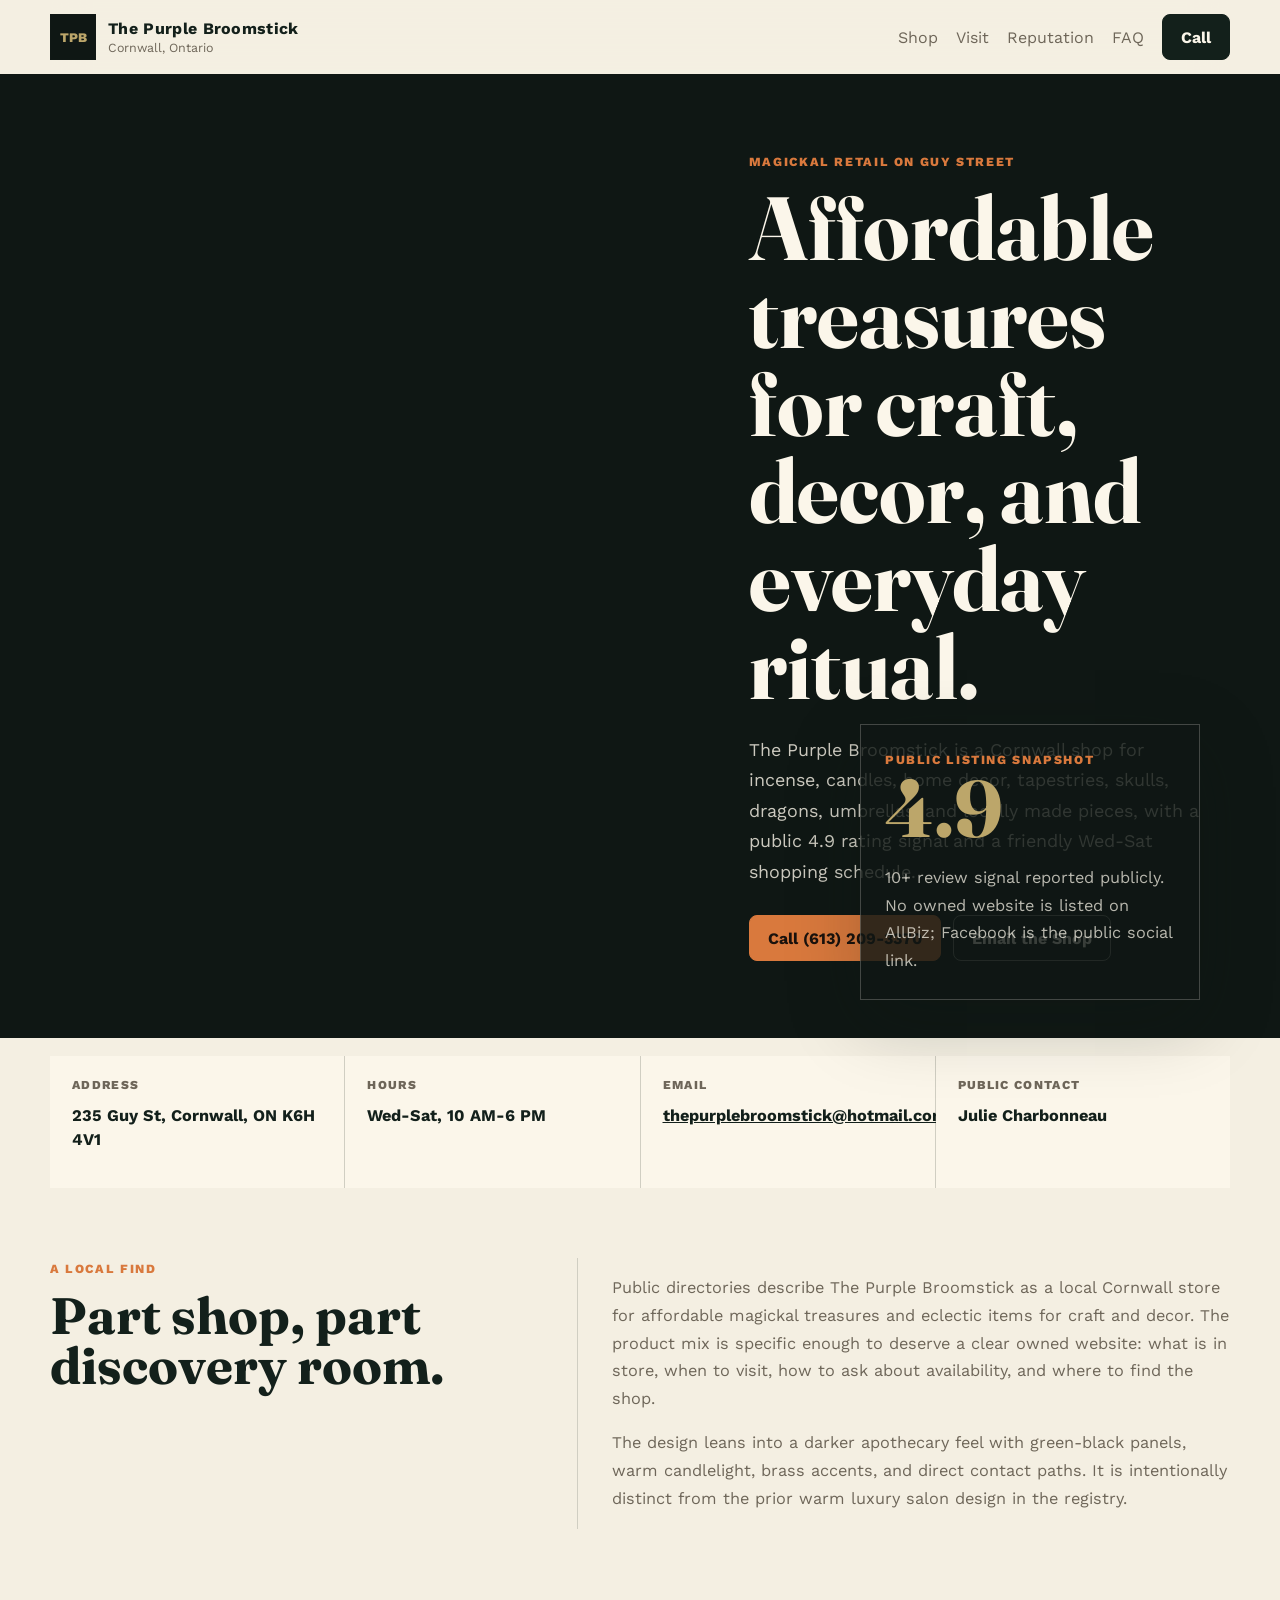
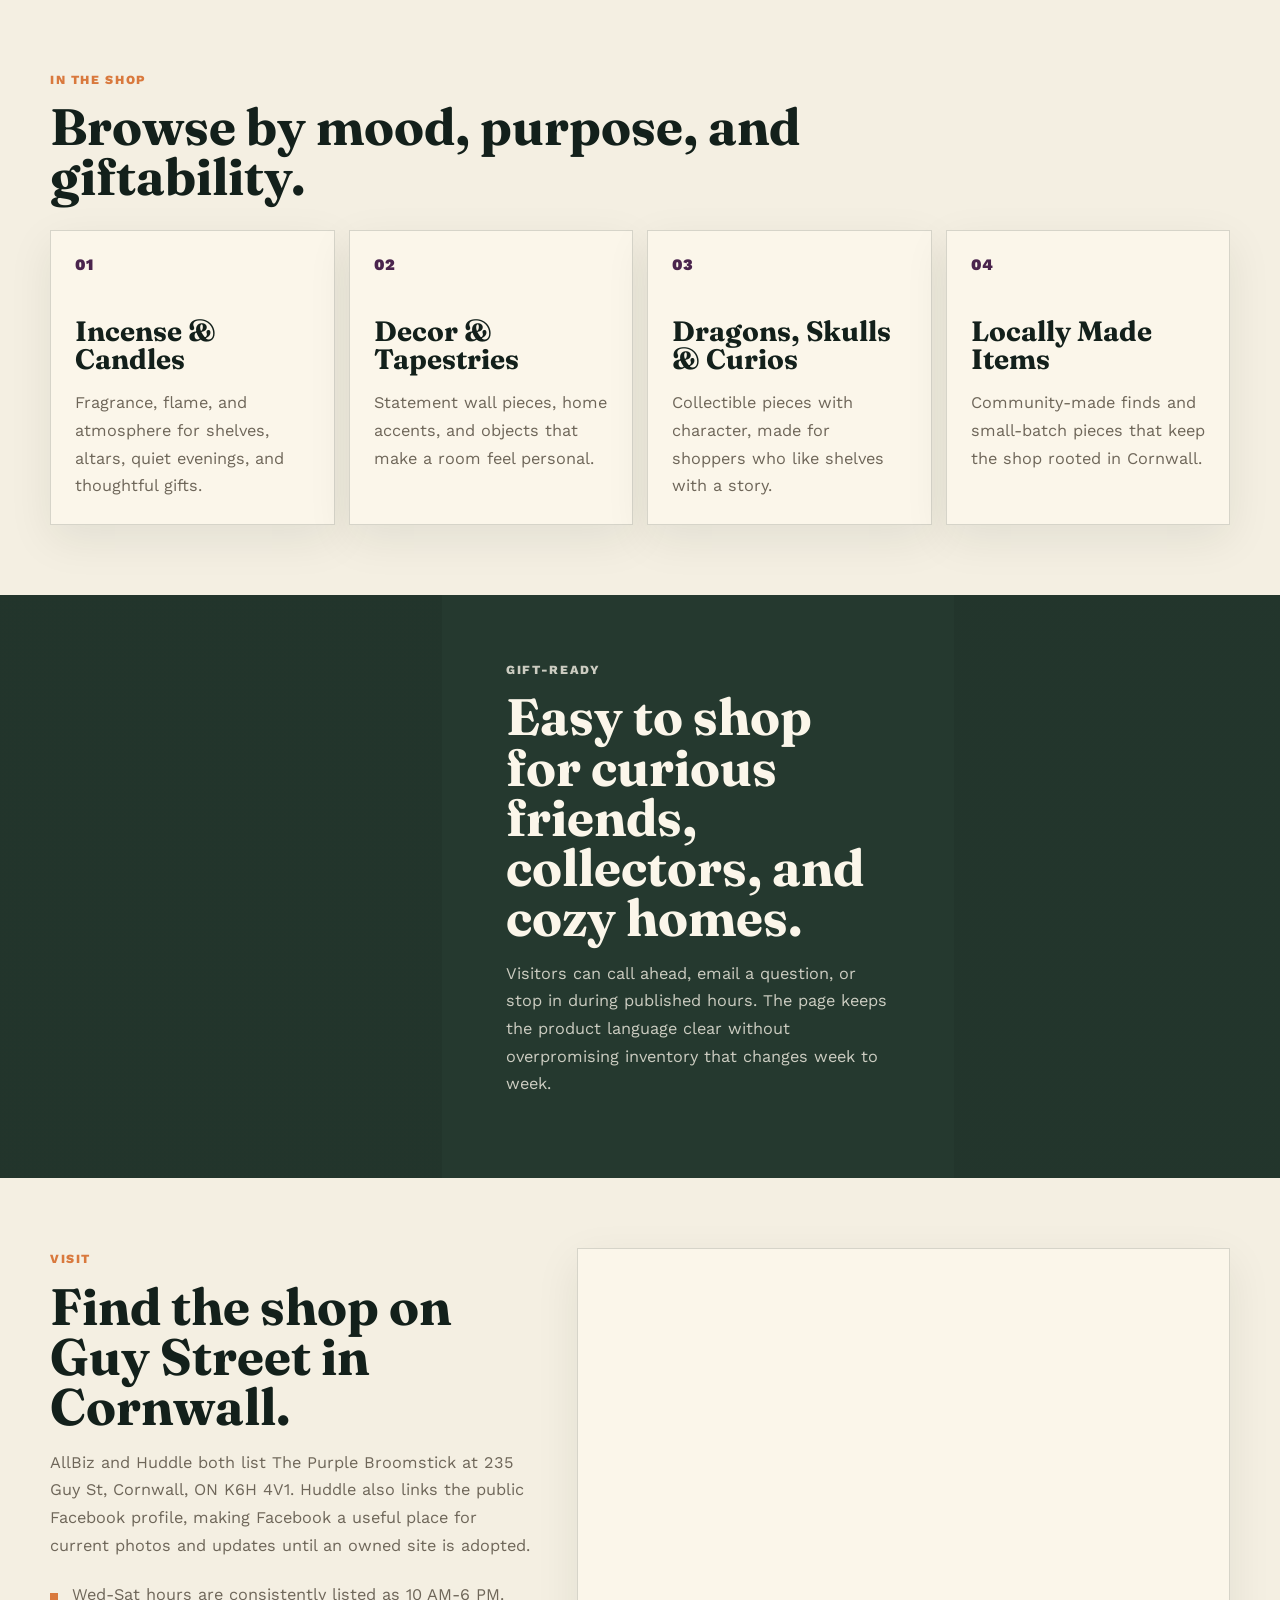
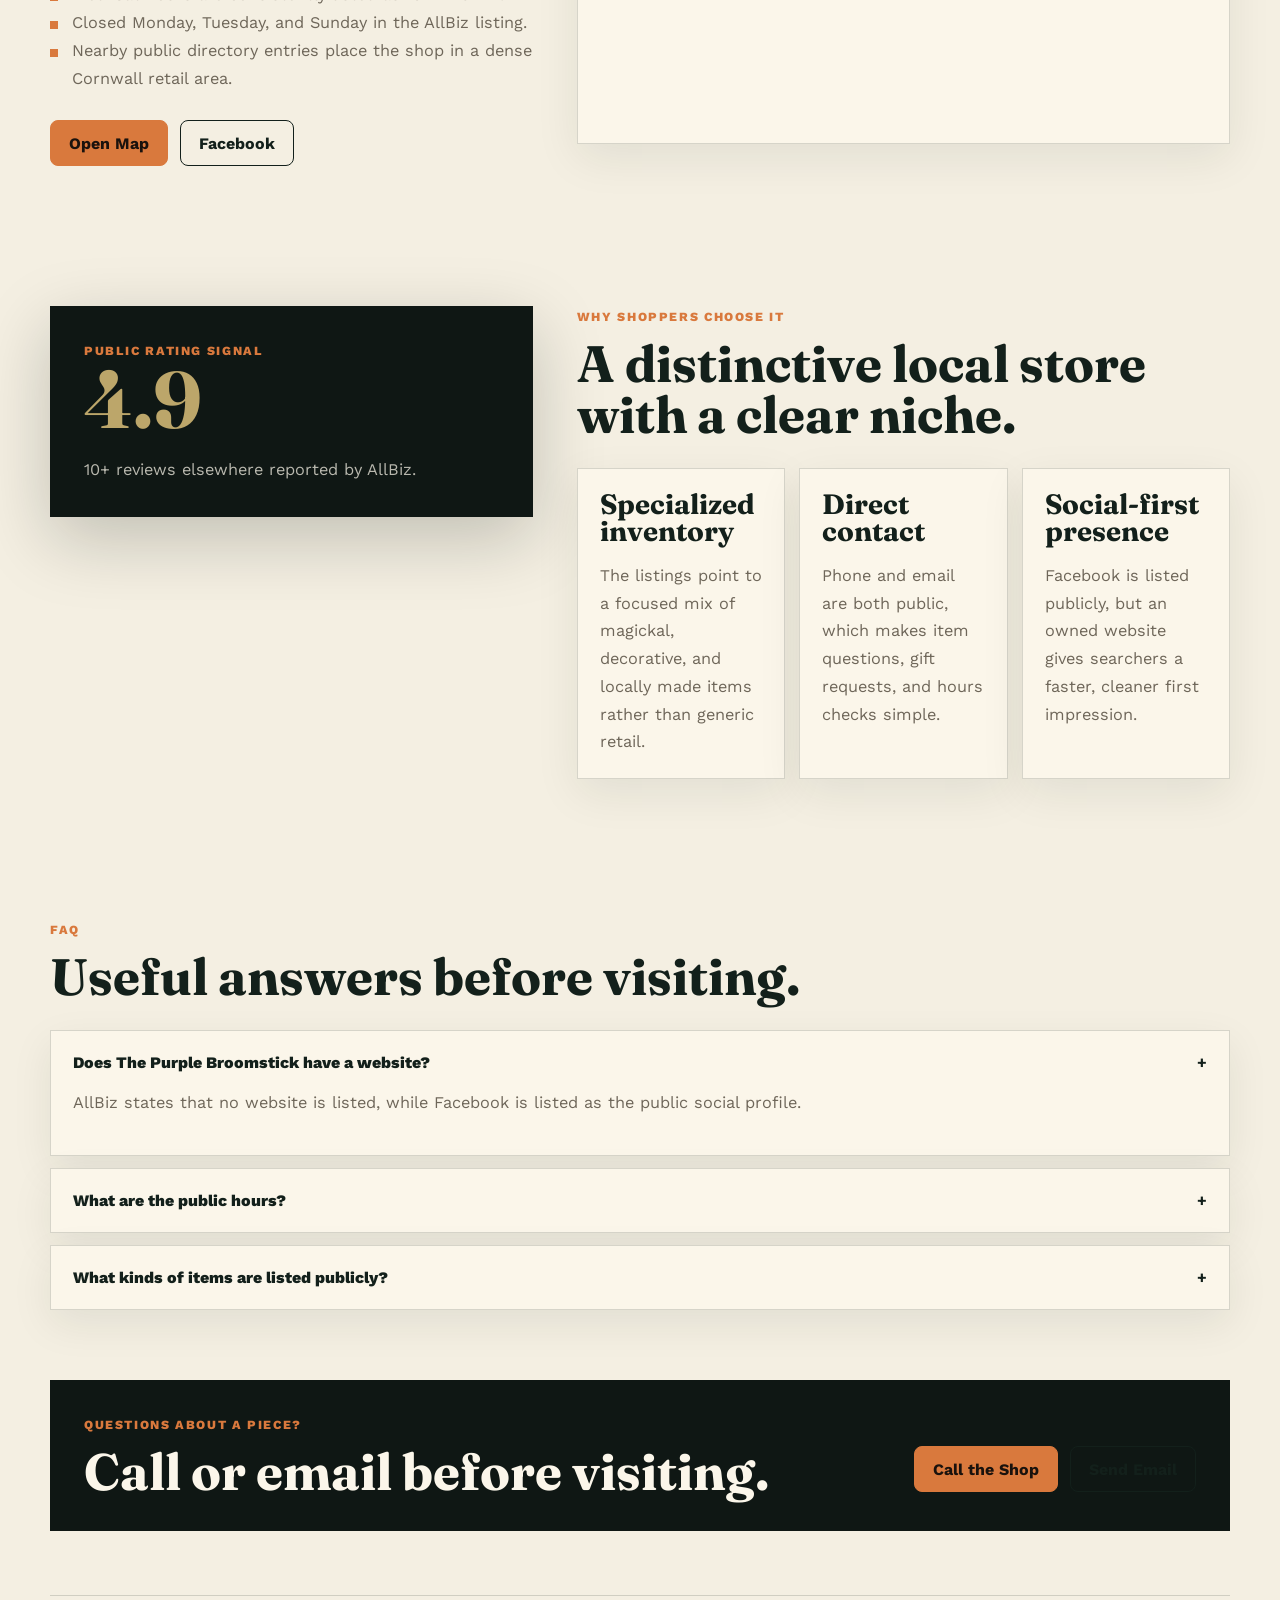
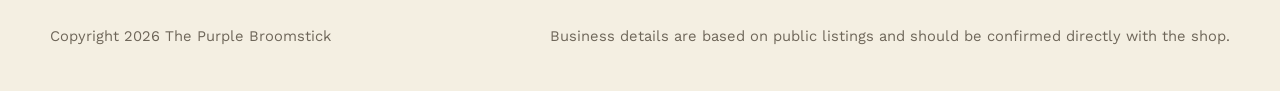
<file: the-purple-broomstick/index.html>
<!doctype html>
<html lang="en">
  <head>
    <meta charset="utf-8">
    <meta name="viewport" content="width=device-width, initial-scale=1">
    <title>The Purple Broomstick | Magickal Treasures in Cornwall, ON</title>
    <meta name="description" content="The Purple Broomstick in Cornwall, Ontario offers affordable magickal treasures, incense, candles, home decor, tapestries, dragons, skulls, umbrellas, and locally made items.">
    <meta name="keywords" content="The Purple Broomstick Cornwall, Cornwall metaphysical shop, magickal treasures Cornwall, incense candles crystals Cornwall, witchy store Cornwall Ontario">
    <meta name="theme-color" content="#13201b">
    <meta property="og:title" content="The Purple Broomstick">
    <meta property="og:description" content="Affordable magickal treasures, decor, candles, incense, and locally made items in Cornwall, Ontario.">
    <meta property="og:type" content="website">
    <meta property="og:url" content="https://katpally123.github.io/gta-local-website-demos/the-purple-broomstick/">
    <meta property="og:image" content="https://images.unsplash.com/photo-1761076606082-d6368492aeaf?auto=format&fit=crop&w=1600&q=80">
    <meta name="twitter:card" content="summary_large_image">
    <link rel="preconnect" href="https://fonts.googleapis.com">
    <link rel="preconnect" href="https://fonts.gstatic.com" crossorigin>
    <link href="https://fonts.googleapis.com/css2?family=Fraunces:opsz,wght@9..144,600;9..144,700&family=Work+Sans:wght@400;500;600;700&display=swap" rel="stylesheet">
    <link rel="stylesheet" href="./styles.css">
    <script type="application/ld+json">
      {
        "@context": "https://schema.org",
        "@type": "Store",
        "name": "The Purple Broomstick",
        "image": "https://images.unsplash.com/photo-1761076606082-d6368492aeaf?auto=format&fit=crop&w=1600&q=80",
        "url": "https://katpally123.github.io/gta-local-website-demos/the-purple-broomstick/",
        "telephone": "+1-613-209-3370",
        "email": "thepurplebroomstick@hotmail.com",
        "address": {"@type": "PostalAddress", "streetAddress": "235 Guy St", "addressLocality": "Cornwall", "addressRegion": "ON", "postalCode": "K6H 4V1", "addressCountry": "CA"},
        "openingHoursSpecification": [{"@type": "OpeningHoursSpecification", "dayOfWeek": ["Wednesday", "Thursday", "Friday", "Saturday"], "opens": "10:00", "closes": "18:00"}],
        "aggregateRating": {"@type": "AggregateRating", "ratingValue": "4.9", "reviewCount": "10"},
        "sameAs": ["https://www.facebook.com/thepurplebroomstick/"],
        "description": "Local Cornwall shop offering affordable magickal treasures, home decor, incense, candles, tapestries, dragons, skulls, umbrellas, and locally made items."
      }
    </script>
  </head>
  <body>
    <header class="site-header">
      <a class="brand" href="#top" aria-label="The Purple Broomstick home">
        <span class="brand-sigil">TPB</span>
        <span><strong>The Purple Broomstick</strong><small>Cornwall, Ontario</small></span>
      </a>
      <button class="menu-toggle" type="button" aria-label="Open navigation" aria-expanded="false"><span></span><span></span></button>
      <nav class="site-nav" aria-label="Primary navigation">
        <a href="#shop">Shop</a><a href="#visit">Visit</a><a href="#reviews">Reputation</a><a href="#faq">FAQ</a><a class="nav-action" href="tel:+16132093370">Call</a>
      </nav>
    </header>

    <main id="top">
      <section class="hero">
        <div class="hero-media" aria-label="Mystical shop shelves with candles, jars, books, and crystal spheres"></div>
        <div class="hero-copy">
          <p class="eyebrow">Magickal retail on Guy Street</p>
          <h1>Affordable treasures for craft, decor, and everyday ritual.</h1>
          <p class="hero-text">The Purple Broomstick is a Cornwall shop for incense, candles, home decor, tapestries, skulls, dragons, umbrellas, and locally made pieces, with a public 4.9 rating signal and a friendly Wed-Sat shopping schedule.</p>
          <div class="hero-actions"><a class="button primary" href="tel:+16132093370">Call (613) 209-3370</a><a class="button secondary" href="mailto:thepurplebroomstick@hotmail.com?subject=Question%20for%20The%20Purple%20Broomstick">Email the Shop</a></div>
        </div>
        <aside class="hero-card" aria-label="Store snapshot"><span class="card-kicker">Public listing snapshot</span><strong>4.9</strong><p>10+ review signal reported publicly. No owned website is listed on AllBiz; Facebook is the public social link.</p></aside>
      </section>

      <section class="quick-facts">
        <article><span>Address</span><strong>235 Guy St, Cornwall, ON K6H 4V1</strong></article>
        <article><span>Hours</span><strong>Wed-Sat, 10 AM-6 PM</strong></article>
        <article><span>Email</span><strong><a href="mailto:thepurplebroomstick@hotmail.com">thepurplebroomstick@hotmail.com</a></strong></article>
        <article><span>Public contact</span><strong>Julie Charbonneau</strong></article>
      </section>

      <section class="section intro-section">
        <div><p class="eyebrow">A local find</p><h2>Part shop, part discovery room.</h2></div>
        <div class="intro-copy"><p>Public directories describe The Purple Broomstick as a local Cornwall store for affordable magickal treasures and eclectic items for craft and decor. The product mix is specific enough to deserve a clear owned website: what is in store, when to visit, how to ask about availability, and where to find the shop.</p><p>The design leans into a darker apothecary feel with green-black panels, warm candlelight, brass accents, and direct contact paths. It is intentionally distinct from the prior warm luxury salon design in the registry.</p></div>
      </section>

      <section class="section shop-section" id="shop">
        <div class="section-heading"><p class="eyebrow">In the shop</p><h2>Browse by mood, purpose, and giftability.</h2></div>
        <div class="shop-grid">
          <article class="shop-card reveal"><span>01</span><h3>Incense & Candles</h3><p>Fragrance, flame, and atmosphere for shelves, altars, quiet evenings, and thoughtful gifts.</p></article>
          <article class="shop-card reveal"><span>02</span><h3>Decor & Tapestries</h3><p>Statement wall pieces, home accents, and objects that make a room feel personal.</p></article>
          <article class="shop-card reveal"><span>03</span><h3>Dragons, Skulls & Curios</h3><p>Collectible pieces with character, made for shoppers who like shelves with a story.</p></article>
          <article class="shop-card reveal"><span>04</span><h3>Locally Made Items</h3><p>Community-made finds and small-batch pieces that keep the shop rooted in Cornwall.</p></article>
        </div>
      </section>

      <section class="feature-strip">
        <div class="feature-image feature-one"></div>
        <div class="feature-copy"><p class="eyebrow">Gift-ready</p><h2>Easy to shop for curious friends, collectors, and cozy homes.</h2><p>Visitors can call ahead, email a question, or stop in during published hours. The page keeps the product language clear without overpromising inventory that changes week to week.</p></div>
        <div class="feature-image feature-two"></div>
      </section>

      <section class="section visit-section" id="visit">
        <div class="visit-copy">
          <p class="eyebrow">Visit</p><h2>Find the shop on Guy Street in Cornwall.</h2>
          <p>AllBiz and Huddle both list The Purple Broomstick at 235 Guy St, Cornwall, ON K6H 4V1. Huddle also links the public Facebook profile, making Facebook a useful place for current photos and updates until an owned site is adopted.</p>
          <ul class="visit-list"><li>Wed-Sat hours are consistently listed as 10 AM-6 PM.</li><li>Closed Monday, Tuesday, and Sunday in the AllBiz listing.</li><li>Nearby public directory entries place the shop in a dense Cornwall retail area.</li></ul>
          <div class="inline-actions"><a class="button primary" href="https://www.google.com/maps/search/?api=1&query=235+Guy+St,+Cornwall,+ON+K6H+4V1" target="_blank" rel="noreferrer">Open Map</a><a class="button secondary" href="https://www.facebook.com/thepurplebroomstick/" target="_blank" rel="noreferrer">Facebook</a></div>
        </div>
        <div class="map-card"><iframe title="Map to The Purple Broomstick" loading="lazy" referrerpolicy="no-referrer-when-downgrade" src="https://www.google.com/maps?q=235%20Guy%20St%2C%20Cornwall%2C%20ON%20K6H%204V1&output=embed"></iframe></div>
      </section>

      <section class="section reputation-section" id="reviews">
        <div class="rating-panel"><span class="card-kicker">Public rating signal</span><strong>4.9</strong><p>10+ reviews elsewhere reported by AllBiz.</p></div>
        <div class="reputation-copy"><p class="eyebrow">Why shoppers choose it</p><h2>A distinctive local store with a clear niche.</h2><div class="theme-list"><article><h3>Specialized inventory</h3><p>The listings point to a focused mix of magickal, decorative, and locally made items rather than generic retail.</p></article><article><h3>Direct contact</h3><p>Phone and email are both public, which makes item questions, gift requests, and hours checks simple.</p></article><article><h3>Social-first presence</h3><p>Facebook is listed publicly, but an owned website gives searchers a faster, cleaner first impression.</p></article></div></div>
      </section>

      <section class="section faq-section" id="faq">
        <div class="section-heading"><p class="eyebrow">FAQ</p><h2>Useful answers before visiting.</h2></div>
        <div class="faq-list">
          <article class="faq-item is-open"><button class="faq-trigger" type="button" aria-expanded="true"><span>Does The Purple Broomstick have a website?</span><strong>+</strong></button><div class="faq-answer"><p>AllBiz states that no website is listed, while Facebook is listed as the public social profile.</p></div></article>
          <article class="faq-item"><button class="faq-trigger" type="button" aria-expanded="false"><span>What are the public hours?</span><strong>+</strong></button><div class="faq-answer"><p>AllBiz and Huddle list Wednesday through Saturday, 10 AM to 6 PM. Calling ahead is still best before a special trip.</p></div></article>
          <article class="faq-item"><button class="faq-trigger" type="button" aria-expanded="false"><span>What kinds of items are listed publicly?</span><strong>+</strong></button><div class="faq-answer"><p>Public descriptions mention incense, candles, home decor, skulls, dragons, umbrellas, tapestries, and locally made items.</p></div></article>
        </div>
      </section>

      <section class="closing-cta"><div><p class="eyebrow">Questions about a piece?</p><h2>Call or email before visiting.</h2></div><div class="closing-actions"><a class="button primary" href="tel:+16132093370">Call the Shop</a><a class="button secondary" href="mailto:thepurplebroomstick@hotmail.com">Send Email</a></div></section>
    </main>
    <footer class="site-footer"><p>Copyright <span id="year"></span> The Purple Broomstick</p><p>Business details are based on public listings and should be confirmed directly with the shop.</p></footer>
    <script src="./script.js"></script>
  </body>
</html>
</file>
<file: styles.css>
:root {
  --ink: #171717;
  --muted: #5f6368;
  --line: #dddddd;
  --paper: #fbfaf7;
  --white: #ffffff;
  --accent: #0f766e;
  --accent-2: #b42318;
  --dark: #202124;
  --gold: #b7791f;
  font-family: Inter, ui-sans-serif, system-ui, -apple-system, BlinkMacSystemFont, "Segoe UI", sans-serif;
}

* {
  box-sizing: border-box;
}

body {
  margin: 0;
  color: var(--ink);
  background: var(--paper);
}

a {
  color: inherit;
}

.topbar {
  position: sticky;
  top: 0;
  z-index: 10;
  display: flex;
  align-items: center;
  justify-content: space-between;
  gap: 24px;
  padding: 14px clamp(18px, 5vw, 64px);
  border-bottom: 1px solid var(--line);
  background: rgba(251, 250, 247, 0.94);
  backdrop-filter: blur(16px);
}

.brand {
  font-weight: 800;
  text-decoration: none;
}

nav {
  display: flex;
  gap: 16px;
  color: var(--muted);
  font-size: 14px;
}

nav a {
  text-decoration: none;
}

.shell {
  width: min(1180px, calc(100% - 32px));
  margin: 0 auto;
}

.lead-hero {
  padding: 58px 0 34px;
}

.kicker {
  color: var(--accent);
  font-size: 13px;
  font-weight: 800;
  letter-spacing: 0.06em;
  text-transform: uppercase;
}

h1,
h2,
h3,
p {
  margin-top: 0;
}

h1 {
  max-width: 820px;
  margin-bottom: 16px;
  font-size: clamp(38px, 7vw, 76px);
  line-height: 0.96;
}

.subhead {
  max-width: 760px;
  color: var(--muted);
  font-size: 19px;
  line-height: 1.55;
}

.stats {
  display: grid;
  grid-template-columns: repeat(4, minmax(0, 1fr));
  gap: 12px;
  margin: 28px 0 0;
}

.stat,
.lead-card,
.research-card {
  border: 1px solid var(--line);
  background: var(--white);
}

.stat {
  padding: 18px;
  border-radius: 8px;
}

.stat strong {
  display: block;
  font-size: 28px;
}

.stat span {
  color: var(--muted);
  font-size: 13px;
}

.grid {
  display: grid;
  grid-template-columns: repeat(3, minmax(0, 1fr));
  gap: 16px;
  padding: 24px 0 56px;
}

.lead-card {
  display: flex;
  min-height: 280px;
  flex-direction: column;
  padding: 18px;
  border-radius: 8px;
}

.lead-card h2 {
  margin-bottom: 8px;
  font-size: 22px;
}

.meta {
  display: flex;
  flex-wrap: wrap;
  gap: 8px;
  margin: 0 0 14px;
}

.pill {
  display: inline-flex;
  align-items: center;
  min-height: 28px;
  padding: 4px 9px;
  border: 1px solid var(--line);
  border-radius: 999px;
  color: var(--muted);
  font-size: 12px;
}

.score {
  color: var(--gold);
  font-weight: 800;
}

.lead-card p {
  color: var(--muted);
  line-height: 1.5;
}

.actions {
  display: flex;
  flex-wrap: wrap;
  gap: 10px;
  margin-top: auto;
}

.btn {
  display: inline-flex;
  align-items: center;
  justify-content: center;
  min-height: 42px;
  padding: 10px 14px;
  border: 1px solid var(--ink);
  border-radius: 6px;
  background: var(--ink);
  color: var(--white);
  font-weight: 750;
  text-decoration: none;
}

.btn.secondary {
  background: transparent;
  color: var(--ink);
}

.demo-hero {
  min-height: 82vh;
  display: grid;
  align-items: end;
  color: var(--white);
  background-position: center;
  background-size: cover;
}

.demo-hero::before {
  content: "";
  position: absolute;
  inset: 0;
  background: linear-gradient(90deg, rgba(0, 0, 0, 0.78), rgba(0, 0, 0, 0.28));
}

.demo-hero {
  position: relative;
}

.demo-hero .shell {
  position: relative;
  padding: 90px 0 70px;
}

.notice {
  display: inline-flex;
  max-width: 100%;
  margin-bottom: 18px;
  padding: 8px 10px;
  border: 1px solid rgba(255, 255, 255, 0.35);
  border-radius: 6px;
  background: rgba(0, 0, 0, 0.36);
  color: rgba(255, 255, 255, 0.88);
  font-size: 13px;
}

.demo-hero h1 {
  max-width: 780px;
}

.demo-hero .subhead {
  color: rgba(255, 255, 255, 0.86);
}

.demo-hero .btn.secondary {
  border-color: rgba(255, 255, 255, 0.7);
  color: var(--white);
}

.quickbar {
  display: grid;
  grid-template-columns: repeat(4, minmax(0, 1fr));
  gap: 1px;
  background: var(--line);
}

.quickbar div {
  min-height: 92px;
  padding: 18px clamp(14px, 3vw, 28px);
  background: var(--white);
}

.quickbar span {
  display: block;
  color: var(--muted);
  font-size: 12px;
  text-transform: uppercase;
}

.quickbar strong {
  display: block;
  margin-top: 6px;
  font-size: 17px;
}

.section {
  padding: 58px 0;
}

.section h2 {
  font-size: clamp(30px, 5vw, 48px);
}

.split {
  display: grid;
  grid-template-columns: 0.86fr 1.14fr;
  gap: 42px;
  align-items: start;
}

.service-grid {
  display: grid;
  grid-template-columns: repeat(2, minmax(0, 1fr));
  gap: 12px;
}

.service {
  min-height: 128px;
  padding: 18px;
  border: 1px solid var(--line);
  border-radius: 8px;
  background: var(--white);
}

.service h3 {
  margin-bottom: 8px;
}

.service p,
.research-card p {
  color: var(--muted);
  line-height: 1.5;
}

.band {
  background: var(--dark);
  color: var(--white);
}

.band .subhead,
.band p {
  color: rgba(255, 255, 255, 0.78);
}

.reviews {
  display: grid;
  grid-template-columns: 0.7fr 1.3fr;
  gap: 30px;
  align-items: center;
}

.rating-big {
  font-size: 74px;
  font-weight: 850;
  line-height: 1;
}

.contact-panel {
  display: grid;
  grid-template-columns: 1fr 1fr;
  gap: 18px;
}

.research-card {
  padding: 18px;
  border-radius: 8px;
}

.research-card ul {
  margin: 0;
  padding-left: 20px;
  color: var(--muted);
  line-height: 1.6;
}

.footer {
  padding: 28px 16px;
  border-top: 1px solid var(--line);
  color: var(--muted);
  text-align: center;
  font-size: 13px;
}

@media (max-width: 860px) {
  .stats,
  .grid,
  .quickbar,
  .split,
  .reviews,
  .contact-panel {
    grid-template-columns: 1fr;
  }

  .service-grid {
    grid-template-columns: 1fr;
  }

  .demo-hero {
    min-height: 78vh;
  }
}
</file>
<file: the-purple-broomstick/styles.css>
:root{--ink:#13201b;--moss:#25392f;--pine:#0f1714;--paper:#f4efe2;--vellum:#fbf6ea;--muted:#6e6659;--line:rgba(19,32,27,.16);--ember:#d9793d;--brass:#bca66a;--teal:#7eb7a8;--plum:#4a244d;--shadow:0 22px 70px rgba(15,23,20,.22);--radius:8px}*{box-sizing:border-box}html{scroll-behavior:smooth}body{margin:0;background:var(--paper);color:var(--ink);font-family:"Work Sans",Arial,sans-serif}img,iframe{max-width:100%}a{color:inherit}button{font:inherit}.site-header,.quick-facts,.section,.closing-cta,.site-footer{width:min(1180px,calc(100% - 32px));margin:0 auto}.site-header{position:sticky;top:0;z-index:30;display:flex;align-items:center;justify-content:space-between;gap:22px;padding:14px 0;background:rgba(244,239,226,.88);backdrop-filter:blur(18px)}.brand{display:inline-flex;align-items:center;gap:12px;text-decoration:none}.brand-sigil{display:grid;width:46px;height:46px;place-items:center;border:1px solid var(--line);background:var(--pine);color:var(--brass);font-size:.82rem;font-weight:800}.brand strong{display:block;letter-spacing:.02em}.brand small{display:block;margin-top:2px;color:var(--muted);font-size:.78rem}.site-nav{display:flex;align-items:center;gap:18px;color:var(--muted)}.site-nav a{text-decoration:none}.nav-action,.button{display:inline-flex;align-items:center;justify-content:center;min-height:46px;padding:0 18px;border:1px solid var(--ink);border-radius:var(--radius);font-weight:700;text-decoration:none}.nav-action{background:var(--ink);color:var(--vellum)}.menu-toggle{display:none;width:46px;height:46px;border:1px solid var(--line);background:var(--vellum)}.menu-toggle span{display:block;width:20px;height:2px;margin:6px auto;background:var(--ink)}.hero{min-height:calc(100vh - 74px);display:grid;grid-template-columns:1.05fr .95fr;grid-template-rows:1fr auto;position:relative;background:var(--pine);color:var(--vellum)}.hero-media{min-height:720px;background:linear-gradient(90deg,rgba(15,23,20,.1),rgba(15,23,20,.72)),url("https://images.unsplash.com/photo-1761076606082-d6368492aeaf?auto=format&fit=crop&w=1800&q=80") center/cover}.hero-copy{align-self:center;padding:clamp(36px,6vw,82px)}.eyebrow,.card-kicker{margin:0 0 12px;color:var(--ember);font-size:.78rem;font-weight:800;letter-spacing:.13em;text-transform:uppercase}h1,h2,h3{margin:0;font-family:"Fraunces",Georgia,serif;line-height:.98}h1{max-width:10ch;font-size:clamp(3.8rem,7vw,7.4rem)}h2{font-size:clamp(2.4rem,4vw,4.7rem)}h3{font-size:1.75rem}p,li{color:var(--muted);font-size:1.02rem;line-height:1.7}.hero-text{max-width:56ch;margin:24px 0 0;color:rgba(251,246,234,.8);font-size:1.12rem}.hero-actions,.inline-actions,.closing-actions{display:flex;flex-wrap:wrap;gap:12px;margin-top:28px}.button.primary{border-color:var(--ember);background:var(--ember);color:#1a120d}.button.secondary{border-color:rgba(251,246,234,.45);background:transparent;color:var(--vellum)}.visit-section .button.secondary,.closing-cta .button.secondary{border-color:var(--ink);color:var(--ink)}.hero-card{position:absolute;right:min(7vw,80px);bottom:38px;width:min(340px,calc(100% - 32px));padding:24px;border:1px solid rgba(251,246,234,.22);background:rgba(15,23,20,.82);box-shadow:var(--shadow)}.hero-card strong,.rating-panel strong{display:block;color:var(--brass);font-family:"Fraunces",Georgia,serif;font-size:5rem;line-height:1}.hero-card p,.rating-panel p{margin-bottom:0;color:rgba(251,246,234,.72)}.quick-facts{display:grid;grid-template-columns:repeat(4,minmax(0,1fr));gap:1px;margin-top:18px;background:var(--line)}.quick-facts article{min-height:132px;padding:22px;background:var(--vellum)}.quick-facts span{display:block;margin-bottom:12px;color:var(--muted);font-size:.76rem;font-weight:800;letter-spacing:.11em;text-transform:uppercase}.quick-facts strong{font-size:1.02rem;line-height:1.45}.section{padding:70px 0}.intro-section,.visit-section,.reputation-section{display:grid;grid-template-columns:.85fr 1.15fr;gap:44px;align-items:start}.intro-copy{border-left:1px solid var(--line);padding-left:34px}.section-heading{max-width:760px;margin-bottom:28px}.shop-grid,.theme-list{display:grid;grid-template-columns:repeat(4,minmax(0,1fr));gap:14px}.shop-card,.theme-list article,.map-card,.faq-item{border:1px solid var(--line);background:var(--vellum);box-shadow:0 14px 42px rgba(19,32,27,.08)}.shop-card{min-height:260px;padding:24px}.shop-card span{display:inline-flex;margin-bottom:44px;color:var(--plum);font-weight:900}.shop-card p,.theme-list p{margin-bottom:0}.feature-strip{display:grid;grid-template-columns:minmax(260px,.95fr) minmax(320px,1.1fr) minmax(220px,.7fr);min-height:520px;background:var(--moss);color:var(--vellum)}.feature-image{min-height:420px;background-position:center;background-size:cover}.feature-one{background-image:linear-gradient(rgba(15,23,20,.12),rgba(15,23,20,.12)),url("https://images.unsplash.com/photo-1752301617011-3cbd7613ec85?auto=format&fit=crop&w=1200&q=80")}.feature-two{background-image:linear-gradient(rgba(15,23,20,.1),rgba(15,23,20,.1)),url("https://images.unsplash.com/photo-1772459125358-d96255eb1b54?auto=format&fit=crop&w=900&q=80")}.feature-copy{align-self:center;padding:clamp(34px,5vw,70px)}.feature-copy p{color:rgba(251,246,234,.78)}.visit-list{margin:22px 0 0;padding:0;list-style:none}.visit-list li{position:relative;padding-left:22px}.visit-list li::before{content:"";position:absolute;left:0;top:12px;width:8px;height:8px;background:var(--ember)}.map-card{padding:12px}.map-card iframe{display:block;width:100%;min-height:470px;border:0}.rating-panel{padding:34px;background:var(--pine);color:var(--vellum);box-shadow:var(--shadow)}.theme-list{grid-template-columns:repeat(3,minmax(0,1fr));margin-top:28px}.theme-list article{padding:22px}.faq-list{display:grid;gap:12px}.faq-item{padding:22px}.faq-trigger{width:100%;display:flex;align-items:center;justify-content:space-between;gap:18px;padding:0;border:0;background:transparent;color:var(--ink);cursor:pointer;text-align:left}.faq-trigger span{font-weight:800}.faq-answer{max-height:0;overflow:hidden;transition:max-height 220ms ease}.faq-item.is-open .faq-answer{max-height:160px}.closing-cta{display:flex;justify-content:space-between;gap:28px;align-items:center;margin-bottom:64px;padding:34px;background:var(--pine);color:var(--vellum)}.closing-cta h2{font-size:clamp(2rem,4vw,3.4rem)}.site-footer{display:flex;justify-content:space-between;gap:20px;padding:28px 0 42px;border-top:1px solid var(--line)}.site-footer p{margin:0;font-size:.92rem}.reveal{opacity:0;transform:translateY(18px);transition:opacity 520ms ease,transform 520ms ease}.reveal.is-visible{opacity:1;transform:translateY(0)}@media (max-width:1040px){.hero,.intro-section,.visit-section,.reputation-section,.feature-strip,.quick-facts,.shop-grid,.theme-list{grid-template-columns:1fr}.hero-media{min-height:420px}.hero-card{position:static;width:auto;margin:0 16px 18px}.feature-strip{min-height:auto}.feature-two{display:none}}@media (max-width:720px){.site-header,.quick-facts,.section,.closing-cta,.site-footer{width:min(1180px,calc(100% - 24px))}.site-header{flex-wrap:wrap}.menu-toggle{display:block}.site-nav{display:none;width:100%;flex-direction:column;align-items:stretch;padding:14px 0 4px}.site-nav.is-open{display:flex}.site-nav a{min-height:44px;display:flex;align-items:center}h1{font-size:clamp(3.25rem,16vw,4.8rem)}.hero{min-height:auto}.hero-copy{padding:30px 24px 42px}.intro-copy{border-left:0;padding-left:0}.section{padding:48px 0}.closing-cta,.site-footer{flex-direction:column;align-items:flex-start}}
</file>
